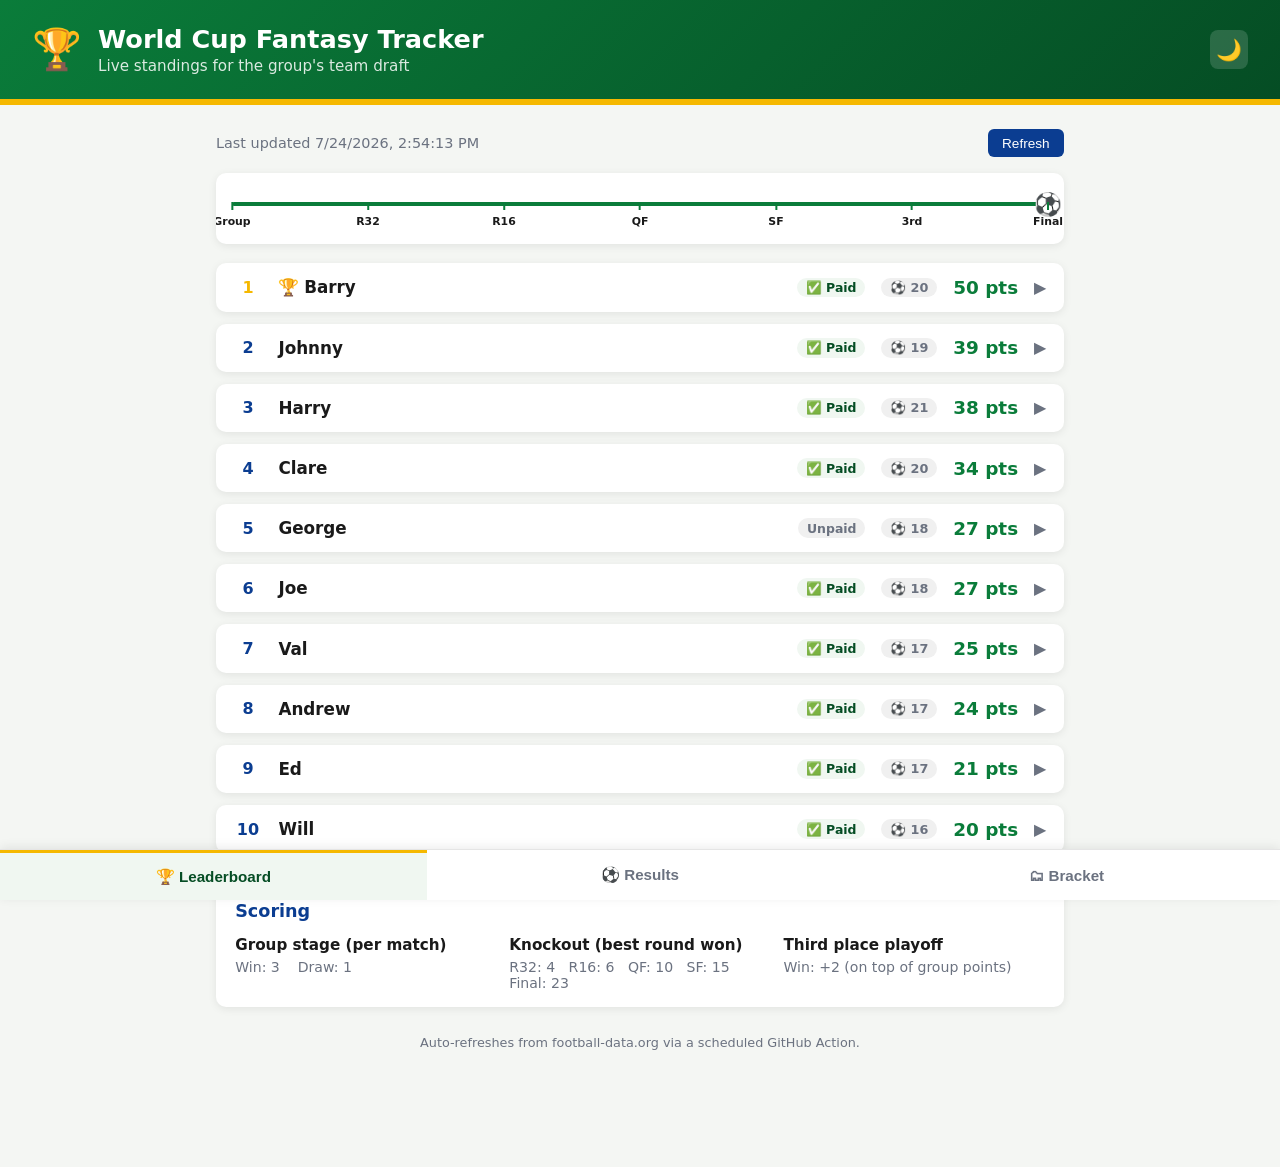
<file: index.html>
<!DOCTYPE html>
<html lang="en">
<head>
  <meta charset="UTF-8" />
  <meta name="viewport" content="width=device-width, initial-scale=1.0" />
  <title>World Cup Fantasy Tracker</title>
  <link rel="stylesheet" href="style.css" />
</head>
<body>
  <header class="site-header">
    <div class="trophy" aria-hidden="true">🏆</div>
    <div>
      <h1>World Cup Fantasy Tracker</h1>
      <p class="subtitle">Live standings for the group's team draft</p>
    </div>
    <button id="theme-toggle" type="button" aria-label="Toggle dark mode">🌙</button>
  </header>

  <main>
    <section class="status-bar">
      <span id="last-updated">Loading standings…</span>
      <button id="refresh-btn" type="button">Refresh</button>
    </section>

    <section id="timeline" class="tournament-timeline" aria-label="Tournament progress"></section>

    <section id="leaderboard-panel" class="tab-panel">
      <div id="leaderboard" aria-label="Player leaderboard"></div>

      <section class="rules">
        <h2>Scoring</h2>
        <div class="rules-grid">
          <div>
            <h3>Group stage (per match)</h3>
            <p>Win: 3 &nbsp;&nbsp; Draw: 1</p>
          </div>
          <div>
            <h3>Knockout (best round won)</h3>
            <p>R32: 4 &nbsp; R16: 6 &nbsp; QF: 10 &nbsp; SF: 15 &nbsp; Final: 23</p>
          </div>
          <div>
            <h3>Third place playoff</h3>
            <p>Win: +2 (on top of group points)</p>
          </div>
        </div>
      </section>
    </section>

    <section id="results-panel" class="tab-panel" hidden>
      <input
        type="search"
        id="results-search"
        class="results-search"
        placeholder="Filter by team…"
        aria-label="Filter match results by team"
      />
      <div id="results" aria-label="Match results"></div>
    </section>

    <section id="bracket-panel" class="tab-panel" hidden>
      <div id="bracket" aria-label="Knockout bracket"></div>
    </section>

    <footer>
      <p>Auto-refreshes from football-data.org via a scheduled GitHub Action.</p>
    </footer>
  </main>

  <nav class="tab-bar">
    <button type="button" class="tab-btn active" data-tab="leaderboard-panel">🏆 Leaderboard</button>
    <button type="button" class="tab-btn" data-tab="results-panel">⚽ Results</button>
    <button type="button" class="tab-btn" data-tab="bracket-panel">🗂 Bracket</button>
  </nav>

  <script src="app.js"></script>
</body>
</html>
</file>
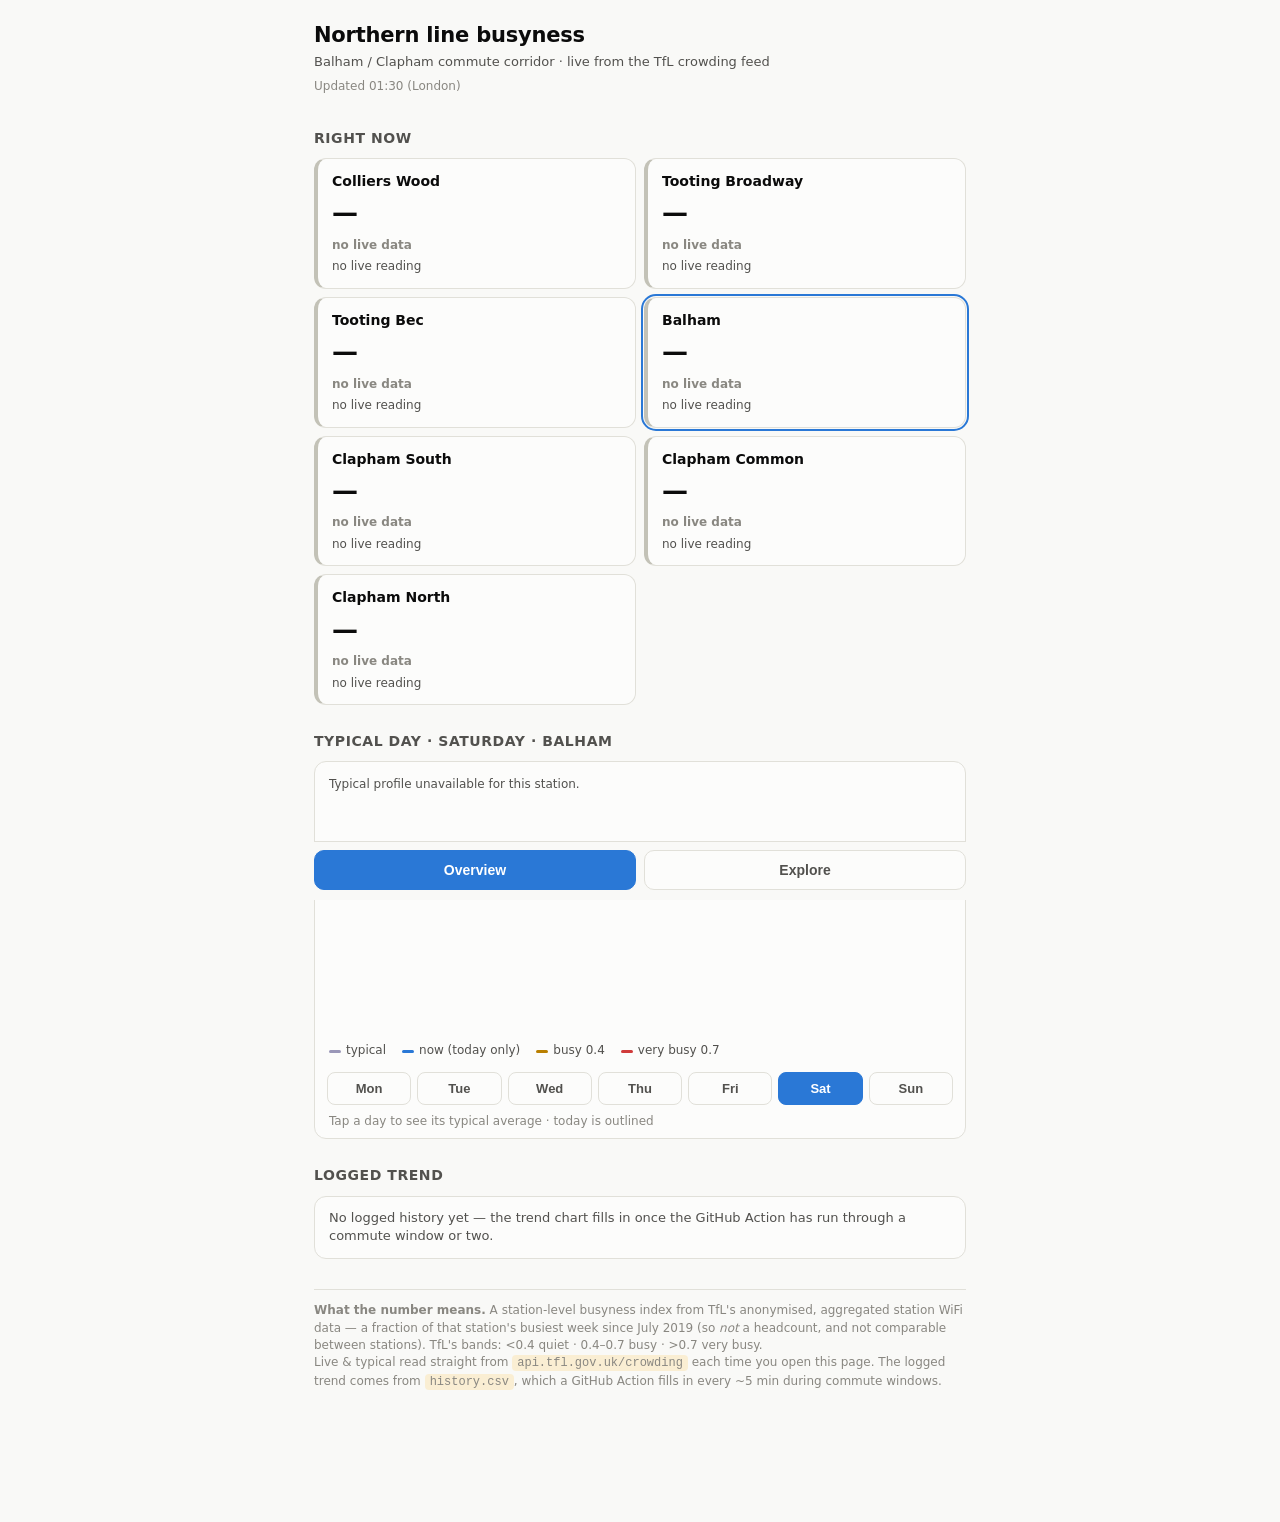
<file: crowding-tracker/dashboard.html>
<!DOCTYPE html>
<html lang="en">
<head>
  <meta charset="utf-8">
  <meta name="viewport" content="width=device-width, initial-scale=1">
  <title>Northern line busyness – Balham/Clapham corridor</title>
  <style>
    /* ── Design tokens (shared look with the dock-alerter dashboard) ── */
    :root {
      --surface: #fcfcfb;
      --page:    #f9f9f7;
      --ink-1:   #0b0b0b;
      --ink-2:   #52514e;
      --ink-m:   #898781;
      --grid:    #e1e0d9;
      --axis:    #c3c2b7;
      --line:    #2a78d6;
      --typ:     #9a97b8;
      --quiet:   #0ca30c;
      --quiet-bg: rgba(12,163,12,0.10);
      --busy:    #b97f00;
      --busy-bg: rgba(250,178,25,0.16);
      --vbusy:   #d03b3b;
      --vbusy-bg: rgba(208,59,59,0.10);
    }
    @media (prefers-color-scheme: dark) {
      :root {
        --surface: #1a1a19;
        --page:    #0d0d0d;
        --ink-1:   #ffffff;
        --ink-2:   #c3c2b7;
        --ink-m:   #898781;
        --grid:    #2c2c2a;
        --axis:    #383835;
        --line:    #3987e5;
        --typ:     #6f6c8e;
        --quiet:   #17b517;
        --busy:    #fab219;
        --vbusy:   #e5544f;
      }
    }
    *, *::before, *::after { box-sizing: border-box; margin: 0; padding: 0; }
    html { -webkit-text-size-adjust: 100%; }
    body {
      font-family: system-ui, -apple-system, "Segoe UI", sans-serif;
      font-size: 15px; line-height: 1.45;
      background: var(--page); color: var(--ink-1);
      max-width: 680px; margin: 0 auto; padding: 0 14px 48px;
    }
    header { padding: 20px 0 6px; }
    h1 { font-size: 21px; font-weight: 650; letter-spacing: -0.01em; }
    .sub { color: var(--ink-2); font-size: 13px; margin-top: 3px; }
    .updated { color: var(--ink-m); font-size: 12px; margin-top: 6px; }
    h2 { font-size: 14px; font-weight: 600; color: var(--ink-2);
         text-transform: uppercase; letter-spacing: 0.04em;
         margin: 26px 0 10px; }

    /* ── Live station tiles ─────────────────────────────────────── */
    .tiles { display: grid; grid-template-columns: 1fr 1fr; gap: 8px; }
    @media (max-width: 460px) { .tiles { grid-template-columns: 1fr; } }
    .tile {
      background: var(--surface); border: 1px solid var(--grid);
      border-radius: 12px; padding: 12px 14px; cursor: pointer;
      display: flex; flex-direction: column; gap: 4px;
      border-left-width: 4px;
    }
    .tile.sel { outline: 2px solid var(--line); outline-offset: 1px; }
    .tile .name { font-weight: 600; font-size: 14px; }
    .tile .val { font-size: 26px; font-weight: 680; letter-spacing: -0.02em; }
    .tile .band { font-size: 12px; font-weight: 600; }
    .tile .vs { font-size: 12px; color: var(--ink-2); }
    .tile.quiet  { border-left-color: var(--quiet);  }
    .tile.busy   { border-left-color: var(--busy);   }
    .tile.vbusy  { border-left-color: var(--vbusy);  }
    .tile.none   { border-left-color: var(--axis);   }
    .band.quiet  { color: var(--quiet); }
    .band.busy   { color: var(--busy); }
    .band.vbusy  { color: var(--vbusy); }
    .band.none   { color: var(--ink-m); }

    .chartwrap { background: var(--surface); border: 1px solid var(--grid);
                 border-radius: 12px; padding: 14px 12px 8px; }
    .chart-title { font-size: 14px; font-weight: 600; margin: 0 2px 4px; }
    .chart-sub { font-size: 12px; color: var(--ink-2); margin: 0 2px 8px; }
    svg { display: block; width: 100%; height: auto; overflow: visible; }
    .legend { display: flex; gap: 16px; font-size: 12px; color: var(--ink-2);
              margin: 6px 2px 0; flex-wrap: wrap; }
    .legend span { display: inline-flex; align-items: center; gap: 5px; }
    .swatch { width: 12px; height: 3px; border-radius: 2px; display: inline-block; }

    .daypicker { display: flex; gap: 6px; margin-top: 12px; flex-wrap: wrap; }
    .daybtn { flex: 1 1 0; min-width: 40px; text-align: center;
              padding: 8px 4px; border: 1px solid var(--grid);
              border-radius: 8px; background: var(--surface);
              color: var(--ink-2); font-size: 13px; font-weight: 600;
              cursor: pointer; -webkit-appearance: none; }
    .daybtn.today { border-color: var(--line); }
    .daybtn.sel { background: var(--line); color: #fff; border-color: var(--line); }
    .daypicker-hint { font-size: 12px; color: var(--ink-m); margin: 8px 2px 0; }

    /* Explore view */
    #tabbar { position: sticky; bottom: 0; z-index: 5; display: flex; gap: 8px;
              background: var(--page); border-top: 1px solid var(--grid);
              padding: 8px 0 10px; margin-top: 26px; }
    .tabbtn { flex: 1; padding: 11px; border: 1px solid var(--grid);
              border-radius: 10px; background: var(--surface); color: var(--ink-2);
              font-size: 14px; font-weight: 650; cursor: pointer; -webkit-appearance: none; }
    .tabbtn.active { background: var(--line); color: #fff; border-color: var(--line); }
    .ex-controls { display: flex; flex-direction: column; gap: 10px; margin-bottom: 12px; }
    .ex-field { font-size: 12px; color: var(--ink-2); display: flex; flex-direction: column; gap: 4px; }
    .ex-field select { font-size: 15px; padding: 9px; border: 1px solid var(--grid);
                       border-radius: 8px; background: var(--surface); color: var(--ink-1); }
    .rangepicker { display: flex; gap: 6px; flex-wrap: wrap; }
    .rangebtn { flex: 1 1 0; min-width: 60px; text-align: center; padding: 8px 4px;
                border: 1px solid var(--grid); border-radius: 8px; background: var(--surface);
                color: var(--ink-2); font-size: 12px; font-weight: 600; cursor: pointer;
                -webkit-appearance: none; }
    .rangebtn.sel { background: var(--line); color: #fff; border-color: var(--line); }
    .ex-readout { font-size: 14px; font-weight: 650; margin: 10px 2px 0;
                  min-height: 20px; color: var(--ink-1); }
    #exploreChart { touch-action: none; }
    .sumrow { display: flex; align-items: center; gap: 9px; padding: 9px 4px;
              font-size: 14px; border-bottom: 1px solid var(--grid); }
    .sumrow:last-child { border-bottom: none; }
    .sumrow .dot { width: 10px; height: 10px; border-radius: 50%; flex: 0 0 auto; }
    .dot.vbusy { background: var(--vbusy); } .dot.busy { background: var(--busy); }
    .dot.quiet { background: var(--quiet); } .dot.peak { background: var(--line); }
    .sumrow.card { background: var(--surface); border: 1px solid var(--grid);
                   border-radius: 10px; margin-bottom: 6px; border-bottom: 1px solid var(--grid); }
    .sum-none { color: var(--ink-m); }

    .note { background: var(--surface); border: 1px solid var(--grid);
            border-radius: 12px; padding: 12px 14px; font-size: 13px;
            color: var(--ink-2); }
    .err { color: var(--vbusy); }
    footer { margin-top: 30px; font-size: 12px; color: var(--ink-m);
             border-top: 1px solid var(--grid); padding-top: 12px; }
    a { color: var(--line); }
    code { background: var(--busy-bg); padding: 1px 5px; border-radius: 4px;
           font-size: 12px; }
  </style>
</head>
<body>
<header>
  <h1>Northern line busyness</h1>
  <div class="sub">Balham / Clapham commute corridor · live from the TfL crowding feed</div>
  <div class="updated" id="updated">Loading…</div>
</header>

<section id="view-overview">
<h2>Right now</h2>
<div class="tiles" id="tiles"></div>

<h2>Typical day · <span id="detailName">—</span></h2>
<div class="chartwrap">
  <div class="chart-sub" id="detailSub">Tap a station above to see its typical busyness through the day.</div>
  <svg id="profile" viewBox="0 0 640 240" role="img" aria-label="Typical busyness profile"></svg>
  <div class="legend">
    <span><span class="swatch" style="background:var(--typ)"></span>typical</span>
    <span><span class="swatch" style="background:var(--line)"></span>now (today only)</span>
    <span><span class="swatch" style="background:var(--busy)"></span>busy 0.4</span>
    <span><span class="swatch" style="background:var(--vbusy)"></span>very busy 0.7</span>
  </div>
  <div class="daypicker" id="dayPicker"></div>
  <div class="daypicker-hint">Tap a day to see its typical average · today is outlined</div>
</div>

<h2>Logged trend</h2>
<div id="trendHost"></div>

<footer>
  <p><strong>What the number means.</strong> A station-level busyness index from
  TfL's anonymised, aggregated station WiFi data — a fraction of that station's
  busiest week since July 2019 (so <em>not</em> a headcount, and not comparable
  between stations). TfL's bands: &lt;0.4 quiet · 0.4–0.7 busy · &gt;0.7 very busy.</p>
  <p>Live &amp; typical read straight from <code>api.tfl.gov.uk/crowding</code> each
  time you open this page. The logged trend comes from <code>history.csv</code>,
  which a GitHub Action fills in every ~5 min during commute windows.</p>
</footer>
</section>

<section id="view-explore" hidden>
  <h2>Explore typical profiles</h2>
  <div class="ex-controls">
    <label class="ex-field">Station
      <select id="exStation"></select>
    </label>
    <div class="daypicker" id="exDayPicker"></div>
    <div class="rangepicker" id="exRangePicker"></div>
  </div>
  <div class="chartwrap">
    <div class="chart-sub" id="exStationName">—</div>
    <svg id="exploreChart" viewBox="0 0 640 300" role="img" aria-label="Typical profile detail"></svg>
    <div class="ex-readout" id="exploreReadout">Tap or drag across the chart to read any time.</div>
    <div class="legend">
      <span><span class="swatch" style="background:var(--typ)"></span>typical</span>
      <span><span class="swatch" style="background:var(--line);opacity:0.3"></span>AM/PM peak window</span>
      <span><span class="swatch" style="background:var(--busy)"></span>busy 0.4</span>
      <span><span class="swatch" style="background:var(--vbusy)"></span>very busy 0.7</span>
    </div>
  </div>
  <h2>Busy hours</h2>
  <div id="exploreSummary"></div>
  <p class="daypicker-hint">All times Europe/London. Values are that day's typical
    average since 2019 — a per-station index, not comparable between stations.</p>
</section>

<nav id="tabbar">
  <button class="tabbtn active" data-view="overview" type="button">Overview</button>
  <button class="tabbtn" data-view="explore" type="button">Explore</button>
</nav>

<script>
"use strict";

/* ── Config (mirrors check_crowding.py) ─────────────────────────── */
const STATIONS = [
  ["940GZZLUCSD", "Colliers Wood"],
  ["940GZZLUTBY", "Tooting Broadway"],
  ["940GZZLUTBC", "Tooting Bec"],
  ["940GZZLUBLM", "Balham"],
  ["940GZZLUCPS", "Clapham South"],
  ["940GZZLUCPC", "Clapham Common"],
  ["940GZZLUCPN", "Clapham North"],
];
const CROWD = "https://api.tfl.gov.uk/crowding";
const HIST_URL = "https://raw.githubusercontent.com/hsimmonds01/Claude/main/crowding-tracker/history.csv";
const QUIET_BELOW = 0.4, BUSY_BELOW = 0.7;
const SVGNS = "http://www.w3.org/2000/svg";
const css = n => getComputedStyle(document.documentElement).getPropertyValue(n).trim();
const DOW = ["SUN","MON","TUE","WED","THU","FRI","SAT"];

function sv(tag, attrs) {
  const e = document.createElementNS(SVGNS, tag);
  if (attrs) for (const [k, v] of Object.entries(attrs)) e.setAttribute(k, v);
  return e;
}
function bandOf(p) {
  if (p == null) return "none";
  if (p < QUIET_BELOW) return "quiet";
  if (p <= BUSY_BELOW) return "busy";
  return "vbusy";
}
const bandLabel = { quiet: "quiet", busy: "busy", vbusy: "very busy", none: "no live data" };

/* London wall-clock parts for any instant (never parse locale strings). */
const LON = new Intl.DateTimeFormat("en-GB", {
  timeZone: "Europe/London", hourCycle: "h23", weekday: "short",
  hour: "2-digit", minute: "2-digit",
});
function londonNow(date) {
  const p = {};
  for (const part of LON.formatToParts(date)) p[part.type] = part.value;
  return { dow: p.weekday.toUpperCase().slice(0,3), mins: +p.hour * 60 + +p.minute };
}

/* ── State ──────────────────────────────────────────────────────── */
const live = {};     // naptan -> {p|null, available, name}
const typical = {};  // naptan -> daysOfWeek array
let selected = STATIONS[3][0];  // default: Balham
let selectedDay = londonNow(new Date()).dow;  // profile day-of-week, default today
const DAYS = [["MON","Mon"],["TUE","Tue"],["WED","Wed"],["THU","Thu"],
              ["FRI","Fri"],["SAT","Sat"],["SUN","Sun"]];
const DAY_FULL = { MON:"Monday", TUE:"Tuesday", WED:"Wednesday", THU:"Thursday",
                   FRI:"Friday", SAT:"Saturday", SUN:"Sunday" };

/* ── Fetch ──────────────────────────────────────────────────────── */
async function getJSON(url) {
  const r = await fetch(url);
  if (!r.ok) throw new Error(url.split("/crowding")[1] + " → " + r.status);
  return r.json();
}
async function loadLive() {
  await Promise.all(STATIONS.map(async ([id, name]) => {
    try {
      const d = await getJSON(`${CROWD}/${id}/Live`);
      // Treat an exact 0 as no reading: on this feed a dataAvailable:true with
      // percentageOfBaseline===0 is a sparse-coverage placeholder (Clapham
      // Common/North), not a genuine empty station. Mirrors check_crowding.py.
      const ok = d && d.dataAvailable === true
        && typeof d.percentageOfBaseline === "number" && d.percentageOfBaseline !== 0;
      live[id] = { p: ok ? d.percentageOfBaseline : null, available: !!(d && d.dataAvailable), name };
    } catch (e) {
      live[id] = { p: null, available: false, name, err: String(e.message || e) };
    }
  }));
}
async function loadTypical(id) {
  if (typical[id]) return typical[id];
  const d = await getJSON(`${CROWD}/${id}`);
  typical[id] = (d && d.daysOfWeek) || [];
  return typical[id];
}

/* Typical value for a station at a given weekday + minutes-past-midnight. */
function typicalAt(days, dow, mins) {
  const day = (days || []).find(d => (d.dayOfWeek || "").toUpperCase().startsWith(dow));
  if (!day || !day.timeBands) return null;
  for (const b of day.timeBands) {
    const [a, z] = (b.timeBand || "").split("-");
    if (!a || !z) continue;
    const s = (+a.slice(0,2)) * 60 + (+a.slice(3,5));
    const e = (+z.slice(0,2)) * 60 + (+z.slice(3,5));
    const end = e === 0 ? 24*60 : e;
    if (mins >= s && mins < end) return b.percentageOfBaseLine;
  }
  return null;
}

/* ── Render: live tiles ─────────────────────────────────────────── */
function renderTiles() {
  const host = document.getElementById("tiles");
  host.innerHTML = "";
  const now = londonNow(new Date());
  for (const [id, name] of STATIONS) {
    const L = live[id] || { p: null, available: false };
    const band = bandOf(L.p);
    const tile = document.createElement("div");
    tile.className = `tile ${band}` + (id === selected ? " sel" : "");
    tile.onclick = () => selectStation(id);

    const nm = document.createElement("div"); nm.className = "name"; nm.textContent = name;
    const val = document.createElement("div"); val.className = "val";
    val.textContent = L.p == null ? "—" : Math.round(L.p * 100) + "%";
    const bd = document.createElement("div"); bd.className = `band ${band}`;
    bd.textContent = bandLabel[band];

    const vs = document.createElement("div"); vs.className = "vs";
    const days = typical[id];
    const typ = days ? typicalAt(days, now.dow, now.mins) : null;
    if (L.p != null && typ != null) {
      const diff = Math.round((L.p - typ) * 100);
      vs.textContent = diff === 0 ? "as usual for now"
        : `${Math.abs(diff)}% ${diff > 0 ? "busier" : "quieter"} than usual`;
    } else if (!L.available) {
      vs.textContent = "no live reading";
    } else {
      vs.textContent = "";
    }
    tile.append(nm, val, bd, vs);
    host.append(tile);
  }
}

/* ── Render: typical-day profile for the selected station ───────── */
function renderProfile() {
  const [, name] = STATIONS.find(s => s[0] === selected) || [null, "—"];
  const now = londonNow(new Date());
  const dow = selectedDay;
  const fullDay = DAY_FULL[dow] || dow;
  const isToday = dow === now.dow;
  document.getElementById("detailName").textContent = `${fullDay} · ${name}`;
  const svg = document.getElementById("profile");
  svg.innerHTML = "";
  const days = typical[selected];
  const sub = document.getElementById("detailSub");
  if (!days || !days.length) { sub.textContent = "Typical profile unavailable for this station."; return; }
  const day = days.find(d => (d.dayOfWeek || "").toUpperCase().startsWith(dow));
  if (!day) { sub.textContent = `No typical profile for ${fullDay}.`; return; }
  sub.textContent = `Typical ${fullDay}, 15-min bands. `
    + `Baseline 1.0 = the station's busiest week since 2019.`;

  const W = 640, H = 240, ml = 34, mr = 8, mt = 10, mb = 22;
  const iw = W - ml - mr, ih = H - mt - mb;
  const bands = day.timeBands;
  const maxV = Math.max(0.8, ...bands.map(b => b.percentageOfBaseLine || 0)) * 1.1;
  const x = i => ml + (i / (bands.length - 1)) * iw;
  const y = v => mt + ih - (v / maxV) * ih;

  // gridlines + threshold lines at 0.4 / 0.7
  for (const [v, col] of [[0.4, css("--busy")], [0.7, css("--vbusy")]]) {
    if (v > maxV) continue;
    svg.append(sv("line", { x1: ml, y1: y(v), x2: W - mr, y2: y(v),
      stroke: col, "stroke-width": 1, "stroke-dasharray": "4 4", opacity: 0.7 }));
  }
  // y axis labels
  for (let v = 0; v <= maxV; v += 0.2) {
    svg.append(sv("line", { x1: ml, y1: y(v), x2: W - mr, y2: y(v),
      stroke: css("--grid"), "stroke-width": 1, opacity: 0.6 }));
    const t = sv("text", { x: ml - 5, y: y(v) + 3, "text-anchor": "end",
      "font-size": 10, fill: css("--ink-m") });
    t.textContent = v.toFixed(1); svg.append(t);
  }
  // x axis labels every 3h
  for (let h = 0; h <= 24; h += 3) {
    const i = Math.min(bands.length - 1, Math.round((h * 60 / (24 * 60)) * (bands.length - 1)));
    const t = sv("text", { x: x(i), y: H - 6, "text-anchor": "middle",
      "font-size": 10, fill: css("--ink-m") });
    t.textContent = String(h).padStart(2, "0"); svg.append(t);
  }
  // typical line
  const pts = bands.map((b, i) => `${x(i)},${y(b.percentageOfBaseLine || 0)}`).join(" ");
  svg.append(sv("polyline", { points: pts, fill: "none",
    stroke: css("--typ"), "stroke-width": 2 }));

  // "now" marker + live dot -- only meaningful when viewing today's profile
  if (isToday) {
    const nowI = Math.min(bands.length - 1, Math.round((now.mins / (24 * 60)) * (bands.length - 1)));
    svg.append(sv("line", { x1: x(nowI), y1: mt, x2: x(nowI), y2: mt + ih,
      stroke: css("--line"), "stroke-width": 1.5, opacity: 0.5 }));
    const L = live[selected];
    if (L && L.p != null) {
      svg.append(sv("circle", { cx: x(nowI), cy: y(L.p), r: 5,
        fill: css("--line") }));
    }
  }
}

/* Day-of-week picker under the typical-day chart. */
function renderDayPicker() {
  const host = document.getElementById("dayPicker");
  host.innerHTML = "";
  const today = londonNow(new Date()).dow;
  for (const [dow, label] of DAYS) {
    const b = document.createElement("button");
    b.className = "daybtn" + (dow === selectedDay ? " sel" : "") + (dow === today ? " today" : "");
    b.textContent = label;
    b.onclick = () => selectDay(dow);
    host.append(b);
  }
}
function selectDay(dow) {
  selectedDay = dow;
  renderDayPicker();
  renderProfile();
}

function selectStation(id) {
  selected = id;
  renderTiles();
  loadTypical(id).then(renderProfile).catch(() => renderProfile());
}

/* ── Explore view: detailed typical-profile browser ─────────────── */
let exStation = STATIONS[3][0];            // default: Balham
let exDay = londonNow(new Date()).dow;     // default: today
let exRange = "all";
let exCtx = null;                          // render context for the scrub handler
const RANGES = { all: [0, 1440], morning: [300, 720], afternoon: [660, 1080], evening: [960, 1440] };
const RANGE_ORDER = [["all", "All day"], ["morning", "Morning"], ["afternoon", "Afternoon"], ["evening", "Evening"]];

function bandStart(b) {
  const s = (b.timeBand || "").slice(0, 5);
  return (+s.slice(0, 2)) * 60 + (+s.slice(3, 5));
}
function fmtMin(m) {
  m = Math.round(m); if (m > 1440) m = 1440;
  return String(Math.floor(m / 60)).padStart(2, "0") + ":" + String(m % 60).padStart(2, "0");
}
function contiguous(bands, thr) {
  const out = []; let start = null;
  for (const b of bands) {
    const on = (b.v || 0) >= thr;
    if (on && start === null) start = b.mins;
    else if (!on && start !== null) { out.push([start, b.mins]); start = null; }
  }
  if (start !== null) out.push([start, 1440]);
  return out;
}
function labelFor(v) { return v < 0.4 ? "quiet" : v <= 0.7 ? "busy" : "very busy"; }

function populateExStation() {
  const sel = document.getElementById("exStation");
  if (sel.options.length !== STATIONS.length) {
    sel.innerHTML = "";
    for (const [id, name] of STATIONS) {
      const o = document.createElement("option"); o.value = id; o.textContent = name; sel.append(o);
    }
    sel.onchange = () => { exStation = sel.value; loadTypical(exStation).then(renderExplore).catch(renderExplore); };
  }
  sel.value = exStation;
}
function renderExChips() {
  const dh = document.getElementById("exDayPicker"); dh.innerHTML = "";
  const today = londonNow(new Date()).dow;
  for (const [dow, label] of DAYS) {
    const b = document.createElement("button");
    b.className = "daybtn" + (dow === exDay ? " sel" : "") + (dow === today ? " today" : "");
    b.textContent = label; b.onclick = () => { exDay = dow; renderExplore(); }; dh.append(b);
  }
  const rh = document.getElementById("exRangePicker"); rh.innerHTML = "";
  for (const [key, label] of RANGE_ORDER) {
    const b = document.createElement("button");
    b.className = "rangebtn" + (key === exRange ? " sel" : "");
    b.textContent = label; b.onclick = () => { exRange = key; renderExplore(); }; rh.append(b);
  }
}

function renderExplore() {
  populateExStation(); renderExChips();
  const nm = STATIONS.find(s => s[0] === exStation);
  const chart = document.getElementById("exploreChart"); chart.innerHTML = "";
  const sum = document.getElementById("exploreSummary");
  const readout = document.getElementById("exploreReadout");
  document.getElementById("exStationName").textContent =
    (nm ? nm[1] : "") + " · typical " + (DAY_FULL[exDay] || exDay);
  exCtx = null; readout.textContent = "Tap or drag across the chart to read any time.";
  const days = typical[exStation];
  if (!days || !days.length) { sum.innerHTML = '<div class="note">Typical profile unavailable for this station.</div>'; return; }
  const day = days.find(d => (d.dayOfWeek || "").toUpperCase().startsWith(exDay));
  if (!day) { sum.innerHTML = '<div class="note">No typical profile for this day.</div>'; return; }

  const all = (day.timeBands || []).map(b => ({ v: b.percentageOfBaseLine || 0, mins: bandStart(b) }));
  const [rlo, rhi] = RANGES[exRange];
  const bands = all.filter(b => b.mins >= rlo && b.mins < rhi);
  if (!bands.length) { sum.innerHTML = '<div class="note">No data in this range.</div>'; return; }

  const W = 640, H = 300, ml = 36, mr = 10, mt = 12, mb = 26, iw = W - ml - mr, ih = H - mt - mb;
  const maxV = Math.max(0.8, ...all.map(b => b.v)) * 1.1;
  const x = m => ml + ((m - rlo) / (rhi - rlo)) * iw;
  const y = v => mt + ih - (v / maxV) * ih;

  // shade AM/PM peak windows from TfL's own fields
  for (const key of ["amPeakTimeBand", "pmPeakTimeBand"]) {
    const pb = day[key]; if (!pb) continue;
    const [a, z] = pb.split("-"); if (!a || !z) continue;
    const s = (+a.slice(0, 2)) * 60 + (+a.slice(3, 5)), e = (+z.slice(0, 2)) * 60 + (+z.slice(3, 5));
    const cs = Math.max(s, rlo), ce = Math.min(e, rhi); if (ce <= cs) continue;
    chart.append(sv("rect", { x: x(cs), y: mt, width: x(ce) - x(cs), height: ih, fill: css("--line"), opacity: 0.08 }));
  }
  for (const [v, col] of [[0.4, css("--busy")], [0.7, css("--vbusy")]]) {
    if (v > maxV) continue;
    chart.append(sv("line", { x1: ml, y1: y(v), x2: W - mr, y2: y(v), stroke: col,
      "stroke-width": 1, "stroke-dasharray": "4 4", opacity: 0.75 }));
  }
  for (let v = 0; v <= maxV; v += 0.2) {
    chart.append(sv("line", { x1: ml, y1: y(v), x2: W - mr, y2: y(v), stroke: css("--grid"), "stroke-width": 1, opacity: 0.6 }));
    const t = sv("text", { x: ml - 5, y: y(v) + 3, "text-anchor": "end", "font-size": 10, fill: css("--ink-m") });
    t.textContent = v.toFixed(1); chart.append(t);
  }
  const step = (rhi - rlo) <= 480 ? 60 : 180;
  for (let m = Math.ceil(rlo / step) * step; m <= rhi; m += step) {
    chart.append(sv("line", { x1: x(m), y1: mt, x2: x(m), y2: mt + ih, stroke: css("--grid"), "stroke-width": 1, opacity: 0.4 }));
    const t = sv("text", { x: x(m), y: H - 8, "text-anchor": "middle", "font-size": 10, fill: css("--ink-m") });
    t.textContent = fmtMin(m); chart.append(t);
  }
  chart.append(sv("polyline", { points: bands.map(b => `${x(b.mins)},${y(b.v)}`).join(" "),
    fill: "none", stroke: css("--typ"), "stroke-width": 2 }));

  const cur = sv("g", {}); cur.style.display = "none";
  const cline = sv("line", { stroke: css("--line"), "stroke-width": 1.5, opacity: 0.6 });
  const cdot = sv("circle", { r: 5, fill: css("--line") });
  cur.append(cline, cdot); chart.append(cur);
  exCtx = { bands, x, y, ml, mt, ih, cline, cdot, cur, readout, chart };

  // Busy-hours summary (computed over the FULL day regardless of zoom)
  const busiest = all.reduce((a, b) => b.v > a.v ? b : a, all[0]);
  const daytime = all.filter(b => b.mins >= 360 && b.mins <= 1320);
  const quietest = daytime.reduce((a, b) => b.v < a.v ? b : a, daytime[0]);
  const rlist = rs => rs.length ? rs.map(([s, e]) => `${fmtMin(s)}–${fmtMin(e)}`).join(", ") : '<span class="sum-none">none</span>';
  sum.innerHTML =
    `<div class="sumrow card"><span class="dot peak"></span><b>Busiest</b>: ${fmtMin(busiest.mins)}–${fmtMin(busiest.mins + 15)} · ${(busiest.v * 100).toFixed(0)}%</div>` +
    `<div class="sumrow"><span class="dot vbusy"></span><b>Very busy</b> (&gt;70%): ${rlist(contiguous(all, 0.7))}</div>` +
    `<div class="sumrow"><span class="dot busy"></span><b>Busy or worse</b> (&gt;40%): ${rlist(contiguous(all, 0.4))}</div>` +
    `<div class="sumrow"><span class="dot quiet"></span><b>Quietest daytime</b>: ${fmtMin(quietest.mins)}–${fmtMin(quietest.mins + 15)} · ${(quietest.v * 100).toFixed(0)}%</div>` +
    `<div class="sumrow"><span class="dot" style="background:var(--ink-m)"></span>TfL peak windows: AM ${day.amPeakTimeBand || "—"} · PM ${day.pmPeakTimeBand || "—"}</div>`;
}

function exScrub(ev) {
  if (!exCtx) return;
  const { bands, x, y, ml, mt, ih, cline, cdot, cur, readout, chart } = exCtx;
  const rect = chart.getBoundingClientRect();
  const ratio = 640 / rect.width;
  const clientX = ev.touches ? ev.touches[0].clientX : ev.clientX;
  const sx = (clientX - rect.left) * ratio;
  let best = bands[0], bd = Infinity;
  for (const b of bands) { const d = Math.abs(x(b.mins) - sx); if (d < bd) { bd = d; best = b; } }
  cur.style.display = "";
  cline.setAttribute("x1", x(best.mins)); cline.setAttribute("x2", x(best.mins));
  cline.setAttribute("y1", mt); cline.setAttribute("y2", mt + ih);
  cdot.setAttribute("cx", x(best.mins)); cdot.setAttribute("cy", y(best.v));
  readout.textContent = `${fmtMin(best.mins)}–${fmtMin(best.mins + 15)} · ${(best.v * 100).toFixed(0)}% · ${labelFor(best.v)}`;
  if (ev.cancelable) ev.preventDefault();
}
function initExplore() {
  const chart = document.getElementById("exploreChart");
  chart.addEventListener("pointerdown", exScrub);
  chart.addEventListener("pointermove", ev => { if (ev.pointerType !== "mouse" || ev.buttons) exScrub(ev); });
  chart.addEventListener("mousemove", exScrub);
  for (const b of document.querySelectorAll("#tabbar .tabbtn")) {
    b.onclick = () => showView(b.dataset.view);
  }
}
function showView(name) {
  document.getElementById("view-overview").hidden = name !== "overview";
  document.getElementById("view-explore").hidden = name !== "explore";
  for (const b of document.querySelectorAll("#tabbar .tabbtn")) b.classList.toggle("active", b.dataset.view === name);
  if (name === "explore") loadTypical(exStation).then(renderExplore).catch(renderExplore);
  window.scrollTo(0, 0);
}

/* ── Render: logged trend from history.csv ──────────────────────── */
function parseCSV(text) {
  const lines = text.trim().split(/\r?\n/);
  const head = lines.shift().split(",");
  return lines.map(line => {
    // history.csv has no embedded commas in our columns, simple split is safe
    const cells = line.split(",");
    const row = {};
    head.forEach((h, i) => row[h] = cells[i]);
    return row;
  });
}
async function loadTrend() {
  const host = document.getElementById("trendHost");
  let rows;
  try {
    const r = await fetch(HIST_URL, { cache: "no-store" });
    if (!r.ok) throw new Error(r.status);
    rows = parseCSV(await r.text());
  } catch (e) {
    host.innerHTML = `<div class="note">No logged history yet — the trend chart fills
      in once the GitHub Action has run through a commute window or two.</div>`;
    return;
  }
  const forStation = rows.filter(r => r.naptan === selected && r.percentage_of_baseline !== "");
  if (!forStation.length) {
    host.innerHTML = `<div class="note">No readings logged for
      <strong>${(STATIONS.find(s=>s[0]===selected)||[])[1]||""}</strong> yet
      (${rows.length} total rows). Check back after a commute window.</div>`;
    return;
  }
  // Show the most recent ~3 days of this station's logged points, by local time-of-day.
  const recent = forStation.slice(-300);
  const W = 640, H = 200, ml = 34, mr = 8, mt = 10, mb = 22;
  const iw = W - ml - mr, ih = H - mt - mb;
  const xs = recent.map(r => {
    const hm = (r.timestamp_local || "").slice(11, 16);
    return (+hm.slice(0,2)) * 60 + (+hm.slice(3,5));
  });
  const ys = recent.map(r => +r.percentage_of_baseline);
  const maxV = Math.max(0.8, ...ys) * 1.1;
  const x = m => ml + (m / (24*60)) * iw;
  const y = v => mt + ih - (v / maxV) * ih;
  const svg = sv("svg", { viewBox: `0 0 ${W} ${H}` });
  for (const [v, col] of [[0.4, css("--busy")], [0.7, css("--vbusy")]]) {
    svg.append(sv("line", { x1: ml, y1: y(v), x2: W-mr, y2: y(v),
      stroke: col, "stroke-width": 1, "stroke-dasharray": "4 4", opacity: 0.7 }));
  }
  for (let h = 0; h <= 24; h += 3) {
    const t = sv("text", { x: x(h*60), y: H-6, "text-anchor": "middle",
      "font-size": 10, fill: css("--ink-m") });
    t.textContent = String(h).padStart(2,"0"); svg.append(t);
  }
  recent.forEach((r, i) => {
    svg.append(sv("circle", { cx: x(xs[i]), cy: y(ys[i]), r: 2.5,
      fill: css("--line"), opacity: 0.55 }));
  });
  const wrap = document.createElement("div");
  wrap.className = "chartwrap";
  const cap = document.createElement("div");
  cap.className = "chart-sub";
  cap.textContent = `${forStation.length} logged readings · busyness by time of day (most recent ${recent.length})`;
  wrap.append(cap, svg);
  host.innerHTML = "";
  host.append(wrap);
}

/* ── Boot ───────────────────────────────────────────────────────── */
async function boot() {
  const upd = document.getElementById("updated");
  initExplore();
  try {
    await loadLive();
    await loadTypical(selected).catch(() => {});
    // warm typical for all tiles' "vs usual" (best-effort, parallel)
    Promise.all(STATIONS.map(s => loadTypical(s[0]).catch(() => {}))).then(renderTiles);
    renderTiles();
    renderDayPicker();
    renderProfile();
    loadTrend();
    upd.textContent = "Updated " + new Date().toLocaleTimeString("en-GB",
      { hour: "2-digit", minute: "2-digit", timeZone: "Europe/London" }) + " (London)";
  } catch (e) {
    upd.innerHTML = `<span class="err">Couldn't load live data: ${e.message}. `
      + `TfL may be rate-limiting — refresh in a moment.</span>`;
  }
}
boot();
</script>
</body>
</html>
</file>
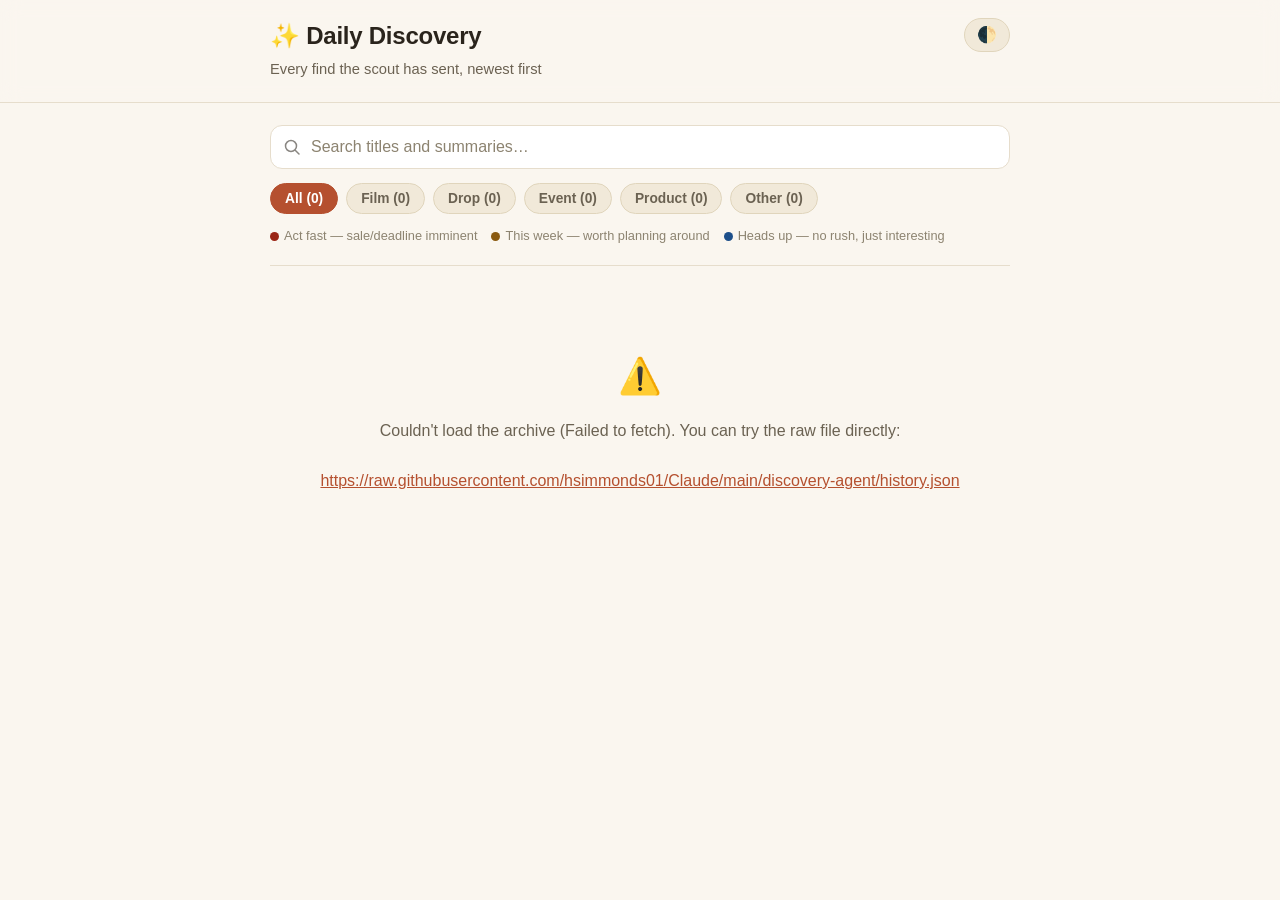
<file: discovery-agent/dashboard.html>
<!doctype html>
<html lang="en">
<head>
<meta charset="utf-8">
<meta name="viewport" content="width=device-width, initial-scale=1">
<title>Daily Discovery — Archive</title>
<style>
  :root {
    --bg: #faf6ef;
    --bg-elevated: #ffffff;
    --border: #e6ddcc;
    --shadow: 0 1px 2px rgba(60, 45, 25, 0.05), 0 4px 14px rgba(60, 45, 25, 0.06);
    --text: #2a241c;
    --text-dim: #6b6252;
    --text-faint: #8c8370;
    --accent: #b5502f;
    --accent-text: #ffffff;
    --pill-bg: #f1e9d9;
    --pill-border: #e0d5bc;
    --chip-bg: #efe7d6;
    --header-bg: rgba(250, 246, 239, 0.82);
    --act-fast-fg: #9a2515;
    --act-fast-bg: #fbe2da;
    --act-fast-border: #eec3b4;
    --this-week-fg: #8a5a10;
    --this-week-bg: #faedd2;
    --this-week-border: #edd9a4;
    --heads-up-fg: #1d4f8a;
    --heads-up-bg: #dfeaf7;
    --heads-up-border: #bcd6ee;
    --focus-ring: #b5502f;
  }
  :root[data-theme="dark"] {
    --bg: #1c1a17;
    --bg-elevated: #262320;
    --border: #3a352d;
    --shadow: 0 1px 2px rgba(0, 0, 0, 0.3), 0 4px 16px rgba(0, 0, 0, 0.35);
    --text: #ede7db;
    --text-dim: #b3a996;
    --text-faint: #8f8672;
    --accent: #e08159;
    --accent-text: #241209;
    --pill-bg: #2e2a24;
    --pill-border: #423c31;
    --chip-bg: #322d25;
    --header-bg: rgba(28, 26, 23, 0.82);
    --act-fast-fg: #ffb4a1;
    --act-fast-bg: #3d2019;
    --act-fast-border: #5c2e22;
    --this-week-fg: #f2cd82;
    --this-week-bg: #3a2f16;
    --this-week-border: #59481f;
    --heads-up-fg: #a9cdf2;
    --heads-up-bg: #182a3d;
    --heads-up-border: #234164;
    --focus-ring: #e08159;
  }
  @media (prefers-color-scheme: dark) {
    :root:not([data-theme="light"]) {
      --bg: #1c1a17;
      --bg-elevated: #262320;
      --border: #3a352d;
      --shadow: 0 1px 2px rgba(0, 0, 0, 0.3), 0 4px 16px rgba(0, 0, 0, 0.35);
      --text: #ede7db;
      --text-dim: #b3a996;
      --text-faint: #8f8672;
      --accent: #e08159;
      --accent-text: #241209;
      --pill-bg: #2e2a24;
      --pill-border: #423c31;
      --chip-bg: #322d25;
      --header-bg: rgba(28, 26, 23, 0.82);
      --act-fast-fg: #ffb4a1;
      --act-fast-bg: #3d2019;
      --act-fast-border: #5c2e22;
      --this-week-fg: #f2cd82;
      --this-week-bg: #3a2f16;
      --this-week-border: #59481f;
      --heads-up-fg: #a9cdf2;
      --heads-up-bg: #182a3d;
      --heads-up-border: #234164;
      --focus-ring: #e08159;
    }
  }

  * { box-sizing: border-box; }
  html, body {
    margin: 0;
    padding: 0;
    background: var(--bg);
    color: var(--text);
    max-width: 100%;
    overflow-x: hidden;
  }
  body {
    font-family: -apple-system, BlinkMacSystemFont, "Segoe UI", Roboto, Helvetica, Arial, sans-serif;
    line-height: 1.5;
    -webkit-font-smoothing: antialiased;
  }
  a { color: var(--accent); }

  .wrap {
    max-width: 780px;
    margin: 0 auto;
    padding: 0 20px 64px;
  }

  header.site {
    position: sticky;
    top: 0;
    z-index: 10;
    background: var(--header-bg);
    backdrop-filter: blur(10px);
    -webkit-backdrop-filter: blur(10px);
    border-bottom: 1px solid var(--border);
  }
  header.site .inner {
    max-width: 780px;
    margin: 0 auto;
    padding: 18px 20px 16px;
    display: flex;
    align-items: flex-start;
    justify-content: space-between;
    gap: 12px;
  }
  header.site h1 {
    margin: 0;
    font-size: 1.5rem;
    letter-spacing: -0.01em;
  }
  header.site p.subtitle {
    margin: 4px 0 0;
    color: var(--text-dim);
    font-size: 0.92rem;
  }
  header.site p.counts {
    margin: 6px 0 0;
    color: var(--text-faint);
    font-size: 0.85rem;
    font-variant-numeric: tabular-nums;
  }

  #theme-toggle {
    flex-shrink: 0;
    border: 1px solid var(--pill-border);
    background: var(--pill-bg);
    color: var(--text);
    border-radius: 999px;
    padding: 8px 12px;
    font-size: 1rem;
    cursor: pointer;
    line-height: 1;
  }
  #theme-toggle:hover { background: var(--chip-bg); }

  button:focus-visible,
  a:focus-visible,
  input:focus-visible {
    outline: 2px solid var(--focus-ring);
    outline-offset: 2px;
  }

  .controls {
    margin-top: 22px;
  }

  .search-box {
    position: relative;
    margin-bottom: 14px;
  }
  .search-box svg {
    position: absolute;
    left: 14px;
    top: 50%;
    transform: translateY(-50%);
    opacity: 0.55;
    pointer-events: none;
  }
  #search {
    width: 100%;
    font-size: 1rem;
    padding: 12px 14px 12px 40px;
    border-radius: 12px;
    border: 1px solid var(--border);
    background: var(--bg-elevated);
    color: var(--text);
    font-family: inherit;
  }
  #search::placeholder { color: var(--text-faint); }

  .pills {
    display: flex;
    flex-wrap: wrap;
    gap: 8px;
    margin-bottom: 12px;
  }
  .pill {
    font-family: inherit;
    font-size: 0.86rem;
    font-weight: 600;
    border: 1px solid var(--pill-border);
    background: var(--pill-bg);
    color: var(--text-dim);
    border-radius: 999px;
    padding: 7px 14px;
    cursor: pointer;
    transition: background 0.15s ease, color 0.15s ease, border-color 0.15s ease, transform 0.1s ease;
    white-space: nowrap;
  }
  .pill:hover { background: var(--chip-bg); color: var(--text); }
  .pill:active { transform: scale(0.97); }
  .pill[aria-pressed="true"] {
    background: var(--accent);
    border-color: var(--accent);
    color: var(--accent-text);
  }

  .legend {
    display: flex;
    flex-wrap: wrap;
    gap: 14px;
    font-size: 0.8rem;
    color: var(--text-faint);
    margin: 4px 0 24px;
    padding-bottom: 20px;
    border-bottom: 1px solid var(--border);
  }
  .legend .dot {
    display: inline-block;
    width: 9px;
    height: 9px;
    border-radius: 50%;
    margin-right: 5px;
    vertical-align: middle;
  }
  .legend .dot.act-fast { background: var(--act-fast-fg); }
  .legend .dot.this-week { background: var(--this-week-fg); }
  .legend .dot.heads-up { background: var(--heads-up-fg); }

  .day-group { margin-top: 30px; }
  .day-group:first-of-type { margin-top: 8px; }
  .day-heading {
    font-size: 1.05rem;
    font-weight: 700;
    margin: 0 0 14px;
    display: flex;
    align-items: baseline;
    gap: 8px;
    flex-wrap: wrap;
  }
  .day-heading .count {
    font-weight: 500;
    font-size: 0.82rem;
    color: var(--text-faint);
  }

  .cards { display: flex; flex-direction: column; gap: 14px; }

  .card {
    background: var(--bg-elevated);
    border: 1px solid var(--border);
    border-radius: 14px;
    padding: 16px 18px;
    box-shadow: var(--shadow);
    transition: transform 0.15s ease, box-shadow 0.15s ease;
  }
  .card:hover {
    transform: translateY(-1px);
    box-shadow: 0 2px 4px rgba(60, 45, 25, 0.08), 0 8px 22px rgba(60, 45, 25, 0.1);
  }
  :root[data-theme="dark"] .card:hover {
    box-shadow: 0 2px 4px rgba(0, 0, 0, 0.35), 0 8px 22px rgba(0, 0, 0, 0.4);
  }
  @media (prefers-color-scheme: dark) {
    :root:not([data-theme="light"]) .card:hover {
      box-shadow: 0 2px 4px rgba(0, 0, 0, 0.35), 0 8px 22px rgba(0, 0, 0, 0.4);
    }
  }

  .card-top {
    display: flex;
    align-items: center;
    gap: 8px;
    flex-wrap: wrap;
    margin-bottom: 10px;
  }

  .badge {
    font-size: 0.68rem;
    font-weight: 700;
    letter-spacing: 0.04em;
    text-transform: uppercase;
    border-radius: 999px;
    padding: 3px 10px;
    border: 1px solid transparent;
  }
  .badge.act-fast { color: var(--act-fast-fg); background: var(--act-fast-bg); border-color: var(--act-fast-border); }
  .badge.this-week { color: var(--this-week-fg); background: var(--this-week-bg); border-color: var(--this-week-border); }
  .badge.heads-up { color: var(--heads-up-fg); background: var(--heads-up-bg); border-color: var(--heads-up-border); }

  .chip {
    font-size: 0.68rem;
    font-weight: 600;
    letter-spacing: 0.03em;
    text-transform: uppercase;
    color: var(--text-dim);
    background: var(--chip-bg);
    border-radius: 999px;
    padding: 3px 10px;
  }

  .card h3 {
    margin: 0 0 6px;
    font-size: 1.08rem;
    line-height: 1.3;
  }
  .card p.summary {
    margin: 0 0 8px;
    color: var(--text-dim);
    font-size: 0.94rem;
  }
  .card p.date-info {
    margin: 0 0 8px;
    font-size: 0.86rem;
    color: var(--text-faint);
  }
  .card a.open-link {
    font-size: 0.88rem;
    font-weight: 600;
    text-decoration: none;
  }
  .card a.open-link:hover { text-decoration: underline; }
  .card .link-note {
    font-size: 0.72rem;
    opacity: 0.6;
    margin-left: 0.5rem;
  }

  .empty-state, .error-state {
    text-align: center;
    padding: 60px 20px;
    color: var(--text-dim);
  }
  .empty-state .glyph, .error-state .glyph {
    font-size: 2.2rem;
    margin-bottom: 10px;
  }
  .error-state a {
    display: inline-block;
    margin-top: 10px;
    word-break: break-all;
  }
  .loading {
    text-align: center;
    padding: 60px 20px;
    color: var(--text-faint);
  }

  @media (max-width: 480px) {
    .wrap { padding: 0 14px 48px; }
    header.site .inner { padding: 14px 14px 14px; flex-direction: column; }
    #theme-toggle { align-self: flex-end; margin-top: -34px; }
    header.site h1 { font-size: 1.3rem; }
    .card { padding: 14px; }
  }
</style>
</head>
<body>
<header class="site">
  <div class="inner">
    <div>
      <h1>✨ Daily Discovery</h1>
      <p class="subtitle">Every find the scout has sent, newest first</p>
      <p class="counts" id="counts"></p>
    </div>
    <button id="theme-toggle" type="button" aria-label="Toggle light/dark theme">🌓</button>
  </div>
</header>

<div class="wrap">
  <div class="controls">
    <div class="search-box">
      <svg width="16" height="16" viewBox="0 0 16 16" fill="none" aria-hidden="true">
        <circle cx="7" cy="7" r="5.5" stroke="currentColor" stroke-width="1.5"/>
        <line x1="11.2" y1="11.2" x2="15" y2="15" stroke="currentColor" stroke-width="1.5" stroke-linecap="round"/>
      </svg>
      <input id="search" type="text" placeholder="Search titles and summaries…" aria-label="Search finds">
    </div>
    <div class="pills" id="pills" role="group" aria-label="Filter by category"></div>
    <div class="legend">
      <span><span class="dot act-fast"></span>Act fast — sale/deadline imminent</span>
      <span><span class="dot this-week"></span>This week — worth planning around</span>
      <span><span class="dot heads-up"></span>Heads up — no rush, just interesting</span>
    </div>
  </div>

  <main id="main">
    <div class="loading" id="loading">Loading the archive…</div>
  </main>
</div>

<script>
(function () {
  "use strict";

  var HISTORY_URL = "https://raw.githubusercontent.com/hsimmonds01/Claude/main/discovery-agent/history.json";

  var CATEGORIES = [
    { key: "all", label: "All" },
    { key: "film", label: "Film" },
    { key: "drop", label: "Drop" },
    { key: "event", label: "Event" },
    { key: "product", label: "Product" },
    { key: "other", label: "Other" }
  ];

  var URGENCY_LABEL = {
    "act-fast": "ACT FAST",
    "this-week": "THIS WEEK",
    "heads-up": "HEADS UP"
  };

  var state = {
    digests: [],
    query: "",
    category: "all"
  };

  var mainEl = document.getElementById("main");
  var countsEl = document.getElementById("counts");
  var pillsEl = document.getElementById("pills");
  var searchEl = document.getElementById("search");

  // ---- theme ----
  (function initTheme() {
    var saved = null;
    try { saved = localStorage.getItem("dd-theme"); } catch (e) {}
    if (saved === "dark" || saved === "light") {
      document.documentElement.setAttribute("data-theme", saved);
    }
    document.getElementById("theme-toggle").addEventListener("click", function () {
      var current = document.documentElement.getAttribute("data-theme");
      var isDark;
      if (current) {
        isDark = current === "dark";
      } else {
        isDark = window.matchMedia && window.matchMedia("(prefers-color-scheme: dark)").matches;
      }
      var next = isDark ? "light" : "dark";
      document.documentElement.setAttribute("data-theme", next);
      try { localStorage.setItem("dd-theme", next); } catch (e) {}
    });
  })();

  function escapeHtml(str) {
    return String(str == null ? "" : str).replace(/[&<>"']/g, function (c) {
      return ({ "&": "&amp;", "<": "&lt;", ">": "&gt;", '"': "&quot;", "'": "&#39;" })[c];
    });
  }

  function normCategory(cat) {
    var c = (cat || "").toString().trim().toLowerCase();
    var known = ["film", "drop", "event", "product"];
    return known.indexOf(c) !== -1 ? c : "other";
  }

  function normUrgency(u) {
    var v = (u || "").toString().trim().toLowerCase();
    return URGENCY_LABEL[v] ? v : null;
  }

  function parseDateHeading(dateStr) {
    // dateStr expected "YYYY-MM-DD"; tolerate weirdness.
    var m = /^(\d{4})-(\d{2})-(\d{2})$/.exec((dateStr || "").trim());
    if (!m) return dateStr || "Unknown date";
    var d = new Date(Date.UTC(+m[1], +m[2] - 1, +m[3]));
    if (isNaN(d.getTime())) return dateStr;
    var days = ["Sunday", "Monday", "Tuesday", "Wednesday", "Thursday", "Friday", "Saturday"];
    var months = ["January", "February", "March", "April", "May", "June", "July", "August", "September", "October", "November", "December"];
    return days[d.getUTCDay()] + " " + d.getUTCDate() + " " + months[d.getUTCMonth()] + " " + d.getUTCFullYear();
  }

  function buildPills(counts, total) {
    pillsEl.innerHTML = "";
    CATEGORIES.forEach(function (cat) {
      var n = cat.key === "all" ? total : (counts[cat.key] || 0);
      var btn = document.createElement("button");
      btn.type = "button";
      btn.className = "pill";
      btn.setAttribute("aria-pressed", state.category === cat.key ? "true" : "false");
      btn.textContent = cat.label + " (" + n + ")";
      btn.addEventListener("click", function () {
        state.category = cat.key;
        render();
      });
      pillsEl.appendChild(btn);
    });
  }

  function itemMatches(item) {
    if (state.category !== "all" && normCategory(item.category) !== state.category) return false;
    if (state.query) {
      var q = state.query;
      var hay = ((item.title || "") + " " + (item.summary || "")).toLowerCase();
      if (hay.indexOf(q) === -1) return false;
    }
    return true;
  }

  function renderCard(item) {
    var urgency = normUrgency(item.urgency);
    var category = normCategory(item.category);
    var catLabelMap = { film: "Film", drop: "Drop", event: "Event", product: "Product", other: "Other" };

    var html = '<div class="card-top">';
    if (urgency) {
      html += '<span class="badge ' + urgency + '">' + URGENCY_LABEL[urgency] + '</span>';
    }
    html += '<span class="chip">' + catLabelMap[category] + '</span>';
    html += '</div>';

    html += '<h3>' + escapeHtml(item.title || "Untitled") + '</h3>';

    if (item.summary) {
      html += '<p class="summary">' + escapeHtml(item.summary) + '</p>';
    }
    if (item.date_info) {
      html += '<p class="date-info">📅 ' + escapeHtml(item.date_info) + '</p>';
    }
    // link_status is set by discover.py's provenance check. "search" means the
    // model's URL couldn't be traced to a page we actually saw, so it was
    // swapped for a search link -- say so rather than calling it the source.
    // Older archived items predate the field and carry no status.
    var url = String(item.url || "");
    if (/^https?:\/\//i.test(url)) {
      var isSearch = item.link_status === "search";
      html += '<a class="open-link" href="' + escapeHtml(url) + '" target="_blank" rel="noopener">'
            + (isSearch ? "Search for this →" : "Open link →") + "</a>";
      if (isSearch) {
        html += '<span class="link-note">source link unverified</span>';
      }
    }

    var card = document.createElement("article");
    card.className = "card";
    card.innerHTML = html;
    return card;
  }

  function render() {
    // Category counts computed across ALL items (unaffected by search),
    // per spec: pills show per-category counts.
    var catCounts = { film: 0, drop: 0, event: 0, product: 0, other: 0 };
    var totalItems = 0;
    state.digests.forEach(function (d) {
      (d.items || []).forEach(function (item) {
        catCounts[normCategory(item.category)]++;
        totalItems++;
      });
    });

    buildPills(catCounts, totalItems);
    countsEl.textContent = totalItems + " find" + (totalItems === 1 ? "" : "s") +
      " across " + state.digests.length + " day" + (state.digests.length === 1 ? "" : "s");

    mainEl.innerHTML = "";

    if (state.digests.length === 0) {
      var empty = document.createElement("div");
      empty.className = "empty-state";
      empty.innerHTML = '<div class="glyph">🔭</div><p>No finds archived yet — the first digest will appear here.</p>';
      mainEl.appendChild(empty);
      return;
    }

    var anyRendered = false;

    state.digests.forEach(function (digest) {
      var items = (digest.items || []).filter(itemMatches);
      if (items.length === 0) return;
      anyRendered = true;

      var group = document.createElement("section");
      group.className = "day-group";

      var heading = document.createElement("h2");
      heading.className = "day-heading";
      heading.innerHTML = '<span>' + escapeHtml(parseDateHeading(digest.date)) + '</span>' +
        '<span class="count">' + items.length + ' find' + (items.length === 1 ? "" : "s") + '</span>';
      group.appendChild(heading);

      var cardsWrap = document.createElement("div");
      cardsWrap.className = "cards";
      items.forEach(function (item) {
        cardsWrap.appendChild(renderCard(item));
      });
      group.appendChild(cardsWrap);

      mainEl.appendChild(group);
    });

    if (!anyRendered) {
      var noMatch = document.createElement("div");
      noMatch.className = "empty-state";
      noMatch.innerHTML = '<div class="glyph">🔍</div><p>Nothing matches your search or filter. Try clearing them.</p>';
      mainEl.appendChild(noMatch);
    }
  }

  searchEl.addEventListener("input", function () {
    state.query = searchEl.value.trim().toLowerCase();
    render();
  });

  function showError(message, rawUrl) {
    mainEl.innerHTML = "";
    var err = document.createElement("div");
    err.className = "error-state";
    err.innerHTML = '<div class="glyph">⚠️</div><p>' + escapeHtml(message) + '</p>' +
      '<a href="' + escapeHtml(rawUrl) + '" target="_blank" rel="noopener">' + escapeHtml(rawUrl) + '</a>';
    mainEl.appendChild(err);
    countsEl.textContent = "";
    buildPills({}, 0);
  }

  function sortDigests(digests) {
    return digests.slice().sort(function (a, b) {
      var da = (a && a.date) || "";
      var db = (b && b.date) || "";
      if (da < db) return 1;
      if (da > db) return -1;
      return 0;
    });
  }

  fetch(HISTORY_URL, { cache: "no-store" })
    .then(function (res) {
      if (!res.ok) throw new Error("Server responded with " + res.status);
      return res.json();
    })
    .then(function (data) {
      var digests = (data && Array.isArray(data.digests)) ? data.digests : [];
      state.digests = sortDigests(digests);
      render();
    })
    .catch(function (err) {
      showError(
        "Couldn't load the archive (" + (err && err.message ? err.message : "unknown error") + "). You can try the raw file directly:",
        HISTORY_URL
      );
    });
})();
</script>
</body>
</html>
</file>
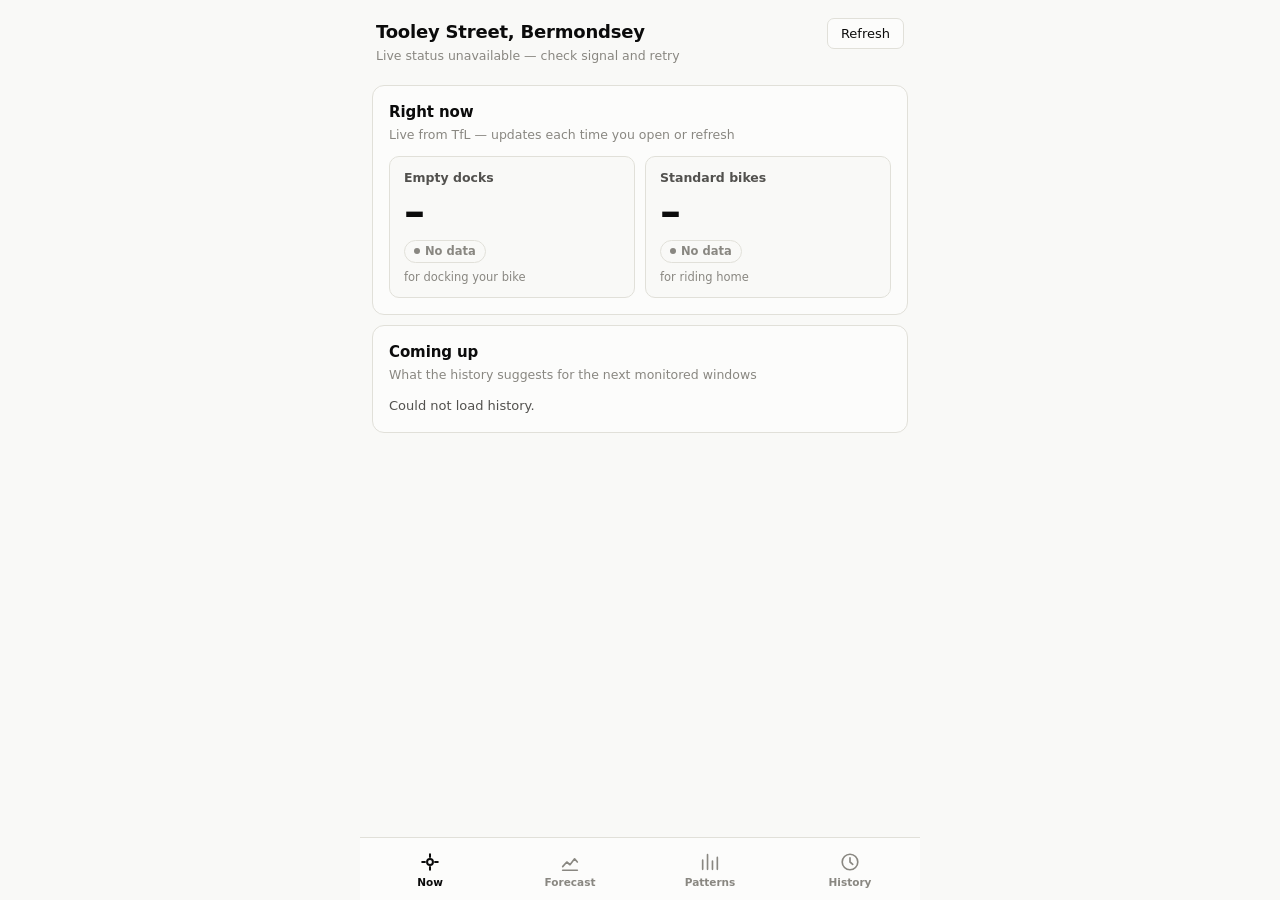
<file: dock-alerter/dashboard.html>
<!DOCTYPE html>
<html lang="en">
<head>
  <meta charset="utf-8">
  <meta name="viewport" content="width=device-width, initial-scale=1, viewport-fit=cover">
  <!-- Defence-in-depth: this page builds all DOM via textContent (never
       innerHTML), and this CSP additionally pins where it may connect. -->
  <meta http-equiv="Content-Security-Policy" content="default-src 'none'; script-src 'unsafe-inline'; style-src 'unsafe-inline'; connect-src https://api.tfl.gov.uk https://raw.githubusercontent.com; base-uri 'none'; form-action 'none'">
  <meta name="referrer" content="no-referrer">
  <meta name="color-scheme" content="light dark">
  <title>Tooley Street – Dock Alerter</title>
  <style>
    /* ── Design tokens ─────────────────────────────────────────── */
    :root {
      color-scheme: light;
      --surface: #fcfcfb;
      --page:    #f9f9f7;
      --ink-1:   #0b0b0b;
      --ink-2:   #52514e;
      --ink-m:   #898781;
      --grid:    #e1e0d9;
      --axis:    #c3c2b7;
      --border:  rgba(11,11,11,0.10);
      --docks:   #2a78d6;
      --bikes:   #1baf7a;
      --good:      #0ca30c;
      --good-ink:  #006300;
      --good-bg:   rgba(12,163,12,0.10);
      --warn:      #fab219;
      --warn-ink:  #8a5f00;
      --warn-bg:   rgba(250,178,25,0.16);
      --bad:       #d03b3b;
      --bad-ink:   #b02f2f;
      --bad-bg:    rgba(208,59,59,0.10);
      --nav-h: 62px;
    }
    @media (prefers-color-scheme: dark) {
      :root {
        color-scheme: dark;
        --surface: #1a1a19;
        --page:    #0d0d0d;
        --ink-1:   #ffffff;
        --ink-2:   #c3c2b7;
        --ink-m:   #898781;
        --grid:    #2c2c2a;
        --axis:    #383835;
        --border:  rgba(255,255,255,0.10);
        --docks:   #3987e5;
        --bikes:   #199e70;
        --good-ink: #0ca30c;
        --warn-ink: #fab219;
        --bad-ink:  #e66767;
      }
    }

    *, *::before, *::after { box-sizing: border-box; margin: 0; padding: 0; }
    html { -webkit-text-size-adjust: 100%; }
    body {
      font-family: system-ui, -apple-system, "Segoe UI", sans-serif;
      font-size: 15px;
      line-height: 1.45;
      background: var(--page);
      color: var(--ink-1);
      max-width: 560px;
      margin: 0 auto;
      padding: 0 0 calc(var(--nav-h) + env(safe-area-inset-bottom, 0px) + 18px);
    }

    /* ── Header ─────────────────────────────────────────────────── */
    header {
      display: flex;
      align-items: baseline;
      justify-content: space-between;
      gap: 12px;
      padding: 18px 16px 10px;
    }
    header h1 { font-size: 18px; font-weight: 650; letter-spacing: -0.2px; }
    header .sub { font-size: 12.5px; color: var(--ink-m); margin-top: 2px; }
    #refresh-btn {
      flex: none;
      background: var(--surface);
      border: 1px solid var(--grid);
      border-radius: 7px;
      padding: 7px 13px;
      font-size: 13px;
      font-family: inherit;
      font-weight: 500;
      color: var(--ink-1);
      cursor: pointer;
    }
    #refresh-btn:active { opacity: 0.6; }

    /* ── Cards / sections ───────────────────────────────────────── */
    section.card {
      background: var(--surface);
      margin: 10px 12px 0;
      border-radius: 12px;
      padding: 16px;
      border: 1px solid var(--grid);
      overflow: hidden;   /* nothing inside a card may spill the page */
    }
    .sec-title { font-size: 15px; font-weight: 650; letter-spacing: -0.1px; }
    .sec-sub   { font-size: 12.5px; color: var(--ink-m); margin: 2px 0 12px; }
    .view { display: none; }
    .view.active { display: block; }

    /* ── Stat tiles ─────────────────────────────────────────────── */
    .tiles { display: grid; grid-template-columns: 1fr 1fr; gap: 10px; }
    .tile {
      background: var(--page);
      border: 1px solid var(--grid);
      border-radius: 10px;
      padding: 12px 14px;
      min-width: 0;
    }
    .tile-label { font-size: 12.5px; font-weight: 550; color: var(--ink-2); }
    .tile-value {
      font-size: 42px;
      font-weight: 700;
      line-height: 1.1;
      letter-spacing: -1px;
      margin: 2px 0 4px;
    }
    .tile-sub { font-size: 11.5px; color: var(--ink-m); }
    .chip {
      display: inline-flex;
      align-items: center;
      gap: 5px;
      font-size: 11.5px;
      font-weight: 600;
      border-radius: 20px;
      padding: 2px 9px;
      margin-bottom: 6px;
      white-space: nowrap;
    }
    .chip::before { content: ""; width: 6px; height: 6px; border-radius: 50%; background: currentColor; flex: none; }
    .chip.good { color: var(--good-ink); background: var(--good-bg); }
    .chip.warn { color: var(--warn-ink); background: var(--warn-bg); }
    .chip.bad  { color: var(--bad-ink);  background: var(--bad-bg); }
    .chip.na   { color: var(--ink-m); background: var(--page); border: 1px solid var(--grid); }
    #backup-row { margin-top: 10px; font-size: 12.5px; color: var(--ink-2); display: none; }
    #backup-row strong { font-weight: 650; }

    /* ── Forecast headline ──────────────────────────────────────── */
    .fc-head { display: flex; align-items: baseline; gap: 10px; flex-wrap: wrap; margin-bottom: 2px; }
    .fc-value { font-size: 34px; font-weight: 700; letter-spacing: -0.8px; line-height: 1.1; }
    .fc-what  { font-size: 13.5px; color: var(--ink-2); font-weight: 500; }
    .fc-basis { font-size: 11.5px; color: var(--ink-m); margin: 6px 0 10px; }
    .fc-extra { font-size: 12.5px; color: var(--ink-2); margin-bottom: 10px; }
    .fc-extra strong { font-weight: 650; }

    /* ── Next-window strip (Now view) ───────────────────────────── */
    .next-strip { font-size: 13px; color: var(--ink-2); line-height: 1.5; }
    .next-strip strong { font-weight: 650; color: var(--ink-1); }
    .next-strip .chip { margin: 0 0 0 2px; vertical-align: 1px; }

    /* ── Controls (segmented) ───────────────────────────────────── */
    .seg {
      display: flex;
      background: var(--page);
      border: 1px solid var(--grid);
      border-radius: 8px;
      padding: 2px;
      margin-bottom: 14px;
    }
    .seg button {
      flex: 1;
      border: none;
      background: none;
      padding: 7px 4px;
      font-size: 13px;
      font-weight: 500;
      font-family: inherit;
      color: var(--ink-2);
      border-radius: 6px;
      cursor: pointer;
      min-width: 0;
    }
    .seg button.active {
      background: var(--surface);
      color: var(--ink-1);
      font-weight: 600;
      box-shadow: 0 1px 2px rgba(0,0,0,.10);
    }
    .filter-row { margin: 10px 12px 0; }
    .filter-row .seg { margin-bottom: 0; }

    /* ── Chart anatomy ──────────────────────────────────────────── */
    .chart-block { margin-bottom: 16px; }
    .chart-block:last-child { margin-bottom: 2px; }
    .chart-title {
      font-size: 13px;
      font-weight: 600;
      color: var(--ink-1);
      display: flex;
      align-items: center;
      gap: 7px;
    }
    .chart-title .key { width: 14px; height: 3px; border-radius: 2px; flex: none; }
    .chart-note { font-size: 11.5px; color: var(--ink-m); margin: 1px 0 6px 21px; }
    .chart-wrap { position: relative; width: 100%; }
    .chart-wrap svg { width: 100%; display: block; }

    .tip {
      position: absolute;
      background: var(--ink-1);
      color: var(--surface);
      font-size: 11.5px;
      line-height: 1.35;
      padding: 5px 9px;
      border-radius: 6px;
      pointer-events: none;
      white-space: nowrap;
      opacity: 0;
      transition: opacity 0.08s;
      transform: translate(-50%, 0);
      z-index: 20;
    }
    .tip strong { font-weight: 650; }
    .tip.show { opacity: 1; }

    .sparse {
      text-align: center;
      padding: 18px 8px 12px;
      color: var(--ink-m);
      font-size: 13px;
    }
    .sparse strong { display: block; font-size: 14px; color: var(--ink-2); margin-bottom: 3px; }

    details.numbers { margin-top: 4px; }
    details.numbers summary {
      font-size: 12px;
      color: var(--ink-m);
      cursor: pointer;
      user-select: none;
    }
    details.numbers table { margin-top: 8px; }

    /* ── Notices ────────────────────────────────────────────────── */
    .notice {
      display: none;
      margin: 10px 12px 0;
      padding: 10px 14px;
      border-radius: 10px;
      font-size: 13px;
      background: var(--warn-bg);
      color: var(--warn-ink);
      border: 1px solid rgba(250,178,25,0.35);
    }

    /* ── Tables ─────────────────────────────────────────────────── */
    .tbl {
      width: 100%;
      border-collapse: collapse;
      font-size: 12.5px;
    }
    .tbl th {
      text-align: left;
      color: var(--ink-m);
      font-weight: 550;
      font-size: 10.5px;
      text-transform: uppercase;
      letter-spacing: 0.4px;
      padding: 0 0 7px;
      border-bottom: 1px solid var(--grid);
    }
    .tbl th:last-child, .tbl td:last-child { text-align: right; }
    .tbl td {
      padding: 6px 0;
      border-bottom: 1px solid var(--grid);
      color: var(--ink-2);
      font-variant-numeric: tabular-nums;
    }
    .tbl tr:last-child td { border-bottom: none; }
    .tbl .v { color: var(--ink-1); font-weight: 650; }
    .tbl .dot {
      display: inline-block;
      width: 7px; height: 7px;
      border-radius: 50%;
      margin-right: 6px;
    }
    #log-more {
      display: none;
      width: 100%;
      margin-top: 10px;
      background: none;
      border: 1px solid var(--grid);
      border-radius: 7px;
      padding: 7px;
      font-size: 12.5px;
      font-family: inherit;
      color: var(--ink-2);
      cursor: pointer;
    }

    .note { font-size: 12px; color: var(--ink-m); }
    .footnote { margin: 16px 16px 0; font-size: 11.5px; color: var(--ink-m); line-height: 1.5; }

    /* ── Bottom navigation ──────────────────────────────────────── */
    nav {
      position: fixed;
      bottom: 0; left: 0; right: 0;
      max-width: 560px;
      margin: 0 auto;
      display: flex;
      background: var(--surface);
      border-top: 1px solid var(--grid);
      padding-bottom: env(safe-area-inset-bottom, 0px);
      z-index: 30;
    }
    nav button {
      flex: 1;
      height: var(--nav-h);
      border: none;
      background: none;
      font-family: inherit;
      font-size: 10.5px;
      font-weight: 550;
      color: var(--ink-m);
      cursor: pointer;
      display: flex;
      flex-direction: column;
      align-items: center;
      justify-content: center;
      gap: 3px;
    }
    nav button svg { width: 22px; height: 22px; stroke: currentColor; fill: none; stroke-width: 1.8; stroke-linecap: round; stroke-linejoin: round; }
    nav button.active { color: var(--ink-1); }
    nav button.active svg { stroke-width: 2.2; }
  </style>
</head>
<body>

<header>
  <div>
    <h1>Tooley Street, Bermondsey</h1>
    <div class="sub" id="last-updated">Loading…</div>
  </div>
  <button id="refresh-btn" type="button">Refresh</button>
</header>

<div class="notice" id="stale-notice"></div>
<div class="notice" id="mute-notice"></div>

<!-- ════════ NOW ════════ -->
<div class="view active" id="view-now">
  <section class="card">
    <div class="sec-title">Right now</div>
    <div class="sec-sub">Live from TfL — updates each time you open or refresh</div>
    <div class="tiles">
      <div class="tile">
        <div class="tile-label">Empty docks</div>
        <div class="tile-value" id="v-docks">–</div>
        <span class="chip na" id="c-docks">…</span>
        <div class="tile-sub" id="s-docks">for docking your bike</div>
      </div>
      <div class="tile">
        <div class="tile-label">Standard bikes</div>
        <div class="tile-value" id="v-bikes">–</div>
        <span class="chip na" id="c-bikes">…</span>
        <div class="tile-sub" id="s-bikes">for riding home</div>
      </div>
    </div>
    <div id="backup-row"></div>
  </section>

  <section class="card">
    <div class="sec-title">Coming up</div>
    <div class="sec-sub">What the history suggests for the next monitored windows</div>
    <div class="next-strip" id="next-strip">Loading…</div>
  </section>
</div>

<!-- ════════ FORECAST ════════ -->
<div class="view" id="view-forecast">
  <section class="card">
    <div class="sec-title" id="fc-morn-title">Morning — docking your bike</div>
    <div class="sec-sub" id="fc-morn-when">…</div>
    <div id="fc-morn"></div>
  </section>
  <section class="card">
    <div class="sec-title" id="fc-eve-title">Evening — riding home</div>
    <div class="sec-sub" id="fc-eve-when">…</div>
    <div id="fc-eve"></div>
  </section>
  <section class="card">
    <div class="sec-title">How accurate has this been?</div>
    <div class="sec-sub">Every forecast is scored against what actually
    happened once its window finishes</div>
    <div id="fc-accuracy"><span class="note">Loading…</span></div>
  </section>
  <p class="footnote">Forecasts blend the average for that weekday with the
  average across all recorded weekdays, weighted by how much data there is.
  The shaded band shows the full range seen so far at each time — early on,
  treat these as a rough guide rather than a promise.</p>
</div>

<!-- ════════ PATTERNS ════════ -->
<div class="view" id="view-patterns">
  <div class="filter-row">
    <div class="seg" id="wd-seg" role="tablist" aria-label="Weekday filter">
      <button type="button" class="active" data-wd="all">All days</button>
      <button type="button" data-wd="1">Mon</button>
      <button type="button" data-wd="2">Tue</button>
      <button type="button" data-wd="3">Wed</button>
      <button type="button" data-wd="4">Thu</button>
    </div>
  </div>
  <section class="card">
    <div class="sec-title">A typical day here</div>
    <div class="sec-sub" id="pattern-sub">Average reading at each check time</div>
    <div class="chart-block">
      <div class="chart-title"><span class="key" id="key-morn"></span>Morning · empty docks, 08:00–08:45</div>
      <div class="chart-note">Line = average · shaded band = full range seen · lower is worse</div>
      <div id="p-morn"></div>
    </div>
    <div class="chart-block">
      <div class="chart-title"><span class="key" id="key-eve"></span>Evening · standard bikes, 17:15–18:00</div>
      <div class="chart-note">Line = average · shaded band = full range seen · lower is worse</div>
      <div id="p-eve"></div>
    </div>
  </section>
</div>

<!-- ════════ HISTORY ════════ -->
<div class="view" id="view-history">
  <section class="card">
    <div class="sec-title" id="week-title">Day by day</div>
    <div class="sec-sub">The lowest reading each day — that day’s worst moment in each window</div>
    <div class="seg" id="week-seg">
      <button type="button" class="active" data-week="0">This week</button>
      <button type="button" data-week="1">Last week</button>
    </div>
    <div class="chart-block">
      <div class="chart-title"><span class="key" id="key-wmorn"></span>Morning · lowest empty docks (08:00–08:45)</div>
      <div id="cw-morning"></div>
    </div>
    <div class="chart-block">
      <div class="chart-title"><span class="key" id="key-weve"></span>Evening · lowest standard bikes (17:15–18:00)</div>
      <div id="cw-evening"></div>
    </div>
  </section>

  <section class="card">
    <div class="sec-title">Recent readings</div>
    <div class="sec-sub">Every check the alerter has logged, newest first (London time)</div>
    <div id="log-wrap"><span class="note">Loading…</span></div>
    <button id="log-more" type="button">Show more</button>
  </section>

  <p class="footnote">Readings are recorded Mon–Thu during the monitoring
  windows (morning 08:00–08:45, evening 17:15–18:00). Docks are watched in
  the morning so you can dock at Tooley Street; bikes in the evening so you
  can ride home. E-bikes are excluded from bike counts.</p>
</div>

<nav aria-label="Views">
  <button type="button" class="active" data-view="now" aria-current="page">
    <svg viewBox="0 0 24 24" aria-hidden="true"><circle cx="12" cy="12" r="3.2"/><path d="M12 3.5v3M12 17.5v3M3.5 12h3M17.5 12h3"/></svg>
    Now
  </button>
  <button type="button" data-view="forecast">
    <svg viewBox="0 0 24 24" aria-hidden="true"><path d="M4 17l4.5-5 3.5 3 5-6.5 3 3.5"/><path d="M4 21h16"/></svg>
    Forecast
  </button>
  <button type="button" data-view="patterns">
    <svg viewBox="0 0 24 24" aria-hidden="true"><path d="M4 20V10M9.3 20V4M14.7 20v-9M20 20V7"/></svg>
    Patterns
  </button>
  <button type="button" data-view="history">
    <svg viewBox="0 0 24 24" aria-hidden="true"><circle cx="12" cy="12" r="8.5"/><path d="M12 7.5V12l3 2.5"/></svg>
    History
  </button>
</nav>

<script>
"use strict";

/* ── Constants (mirror check_docks.py) ─────────────────────────── */
const TFL_BASE   = 'https://api.tfl.gov.uk/BikePoint';
const STATION_ID = 'BikePoints_278';
const BACKUP_QUERY = 'Snowsfields';
const RAW_BASE   = 'https://raw.githubusercontent.com/hsimmonds01/Claude/main/dock-alerter';
const HIST_URL   = RAW_BASE + '/history.csv';
const PRED_URL   = RAW_BASE + '/predictions.csv';
const LOW_DOCKS = 3, CLEAR_DOCKS = 5;
const LOW_BIKES = 5, CRIT_BIKES = 3, CLEAR_BIKES = 6;
// Display windows, minutes since midnight London time.
const MORN = { start: 8 * 60,       end: 8 * 60 + 45,  metric: 'empty_docks',     unit: 'docks free' };
const EVE  = { start: 17 * 60 + 15, end: 18 * 60,      metric: 'available_bikes', unit: 'bikes' };
const SHRINK_K = 2;         // weekday-mean shrinkage toward the overall mean
const MIN_DAYS = 3;         // days of data before patterns/forecasts show
const MIN_SLOT_READINGS = 4; // ignore 5-min slots this thin (noise, not signal)
// Anchored projection (must match check_docks.py's FORECAST_* constants).
const NEIGHBOUR_DAYS = 6;    // how many similar days to project from
const ANCHOR_TOLERANCE = 10; // minutes either side of 'this same time'

const SVGNS = 'http://www.w3.org/2000/svg';
const css = name => getComputedStyle(document.documentElement).getPropertyValue(name).trim();

function el(tag, attrs) {
  const e = document.createElement(tag);
  if (attrs) for (const [k, v] of Object.entries(attrs)) e.setAttribute(k, v);
  return e;
}
function sv(tag, attrs) {
  const e = document.createElementNS(SVGNS, tag);
  if (attrs) for (const [k, v] of Object.entries(attrs)) e.setAttribute(k, v);
  return e;
}

/* ── London time helpers ───────────────────────────────────────── */
// Intl gives correct Europe/London wall-clock parts for any instant --
// never round-trip through Date-string parsing.
const LON_FMT = new Intl.DateTimeFormat('en-GB', {
  timeZone: 'Europe/London', hourCycle: 'h23',
  year: 'numeric', month: '2-digit', day: '2-digit',
  hour: '2-digit', minute: '2-digit',
});
function londonParts(date) {
  const p = {};
  for (const part of LON_FMT.formatToParts(date)) p[part.type] = part.value;
  return {
    key:  `${p.year}-${p.month}-${p.day}`,
    mins: Number(p.hour) * 60 + Number(p.minute),
  };
}
function keyToUTC(key) {
  const [y, m, d] = key.split('-').map(Number);
  return Date.UTC(y, m - 1, d);
}
function keyWeekdayIdx(key) { return new Date(keyToUTC(key)).getUTCDay(); } // 0=Sun
function keyWeekday(key, style) {
  return new Date(keyToUTC(key)).toLocaleDateString('en-GB', { weekday: style, timeZone: 'UTC' });
}
function addDays(key, n) {
  return new Date(keyToUTC(key) + n * 86400000).toISOString().slice(0, 10);
}
function mondayOf(key) {
  const dow = keyWeekdayIdx(key);
  return addDays(key, -(dow === 0 ? 6 : dow - 1));
}
function fmtSlot(mins) {
  return String(Math.floor(mins / 60)).padStart(2, '0') + ':' + String(mins % 60).padStart(2, '0');
}
function fmtDayLong(key) {
  return new Date(keyToUTC(key)).toLocaleDateString('en-GB',
    { weekday: 'short', day: 'numeric', month: 'short', timeZone: 'UTC' });
}

/* ── Data fetching ─────────────────────────────────────────────── */
function toCount(raw) {
  const n = parseInt(raw, 10);
  return Number.isFinite(n) ? Math.min(999, Math.max(0, n)) : 0;
}
function stationCounts(data) {
  const p = Object.fromEntries((data.additionalProperties || []).map(x => [x.key, x.value]));
  const total  = toCount(p.NbBikes);
  const ebikes = toCount(p.NbEBikes);
  return {
    docks:  toCount(p.NbEmptyDocks),
    bikes:  Math.max(0, total - ebikes),
    ebikes,
    slots:  toCount(p.NbDocks),
    name:   String(data.commonName || ''),
  };
}

async function fetchLive() {
  const r = await fetch(`${TFL_BASE}/${STATION_ID}`);
  if (!r.ok) throw new Error('TfL ' + r.status);
  return stationCounts(await r.json());
}

async function fetchBackup() {
  const s = await fetch(`${TFL_BASE}/Search?query=${encodeURIComponent(BACKUP_QUERY)}`);
  if (!s.ok) throw new Error('search ' + s.status);
  const hits = await s.json();
  if (!hits.length) throw new Error('no match');
  const r = await fetch(`${TFL_BASE}/${encodeURIComponent(hits[0].id)}`);
  if (!r.ok) throw new Error('detail ' + r.status);
  return stationCounts(await r.json());
}

// Minimal RFC-4180-ish parser: handles quoted fields (station names
// contain commas, e.g. "Tooley Street, Bermondsey").
function parseCSV(text) {
  const rows = [];
  let field = '', row = [], inQ = false;
  for (let i = 0; i < text.length; i++) {
    const c = text[i];
    if (inQ) {
      if (c === '"' && text[i + 1] === '"') { field += '"'; i++; }
      else if (c === '"') inQ = false;
      else field += c;
    } else if (c === '"') inQ = true;
    else if (c === ',') { row.push(field); field = ''; }
    else if (c === '\n' || c === '\r') {
      if (field !== '' || row.length) { row.push(field); rows.push(row); }
      field = ''; row = [];
      if (c === '\r' && text[i + 1] === '\n') i++;
    } else field += c;
  }
  if (field !== '' || row.length) { row.push(field); rows.push(row); }
  return rows;
}

async function fetchHistory() {
  const r = await fetch(HIST_URL, { cache: 'no-store' });
  if (!r.ok) throw new Error('history ' + r.status);
  const rows = parseCSV(await r.text());
  if (rows.length < 2) return [];
  const hdrs = rows[0];
  return rows.slice(1).map(vals => {
    const rec = Object.fromEntries(hdrs.map((h, i) => [h, vals[i] ?? '']));
    const ts  = new Date(rec.timestamp_utc);
    if (Number.isNaN(ts.getTime())) return null;
    const lon = londonParts(ts);
    return { ts, mode: rec.mode, metric: rec.metric,
             value: toCount(rec.value),
             dateKey: lon.key, mins: lon.mins, wd: keyWeekdayIdx(lon.key) };
  }).filter(Boolean);
}

// Scored forecasts (predictions.csv). Best-effort: 404 just means no
// forecast has been logged yet, which is the normal state on day one.
async function fetchPredictions() {
  try {
    const r = await fetch(PRED_URL, { cache: 'no-store' });
    if (!r.ok) return [];
    const rows = parseCSV(await r.text());
    if (rows.length < 2) return [];
    const hdrs = rows[0];
    return rows.slice(1).map(vals => {
      const rec = Object.fromEntries(hdrs.map((h, i) => [h, vals[i] ?? '']));
      const predicted = parseInt(rec.predicted_low, 10);
      if (!rec.target_date || Number.isNaN(predicted)) return null;
      const actualRaw = (rec.actual_low ?? '').trim();
      const actual = actualRaw === '' ? null : parseInt(actualRaw, 10);
      return {
        date: rec.target_date,
        window: rec.window,
        predicted,
        predictedAt: rec.predicted_at || '',
        actual: Number.isNaN(actual) ? null : actual,
        actualAt: rec.actual_at || '',
      };
    }).filter(Boolean);
  } catch { return []; }
}

// Best-effort flag files (mute.flag / friday.flag). 404 = not set.
async function fetchFlag(name) {
  try {
    const r = await fetch(`${RAW_BASE}/${name}`, { cache: 'no-store' });
    if (!r.ok) return null;
    const text = (await r.text()).trim().slice(0, 10);
    return /^\d{4}-\d{2}-\d{2}$/.test(text) ? text : null;
  } catch { return null; }
}

/* ── Live status rendering ─────────────────────────────────────── */
function setChip(id, cls, text) {
  const c = document.getElementById(id);
  c.className = 'chip ' + cls;
  c.textContent = text;
}
function dockStatus(v)  { return v < LOW_DOCKS ? ['bad', 'Very low'] : v < CLEAR_DOCKS ? ['warn', 'Getting low'] : ['good', 'OK']; }
function bikeStatus(v)  { return v < CRIT_BIKES ? ['bad', 'Critical'] : v < LOW_BIKES ? ['warn', 'Getting low'] : ['good', 'OK']; }

function renderLive(s) {
  liveNow = s;
  document.getElementById('v-docks').textContent = s.docks;
  document.getElementById('s-docks').textContent = `of ${s.slots} docks · for docking`;
  setChip('c-docks', ...dockStatus(s.docks));

  document.getElementById('v-bikes').textContent = s.bikes;
  document.getElementById('s-bikes').textContent =
    s.ebikes > 0 ? `plus ${s.ebikes} e-bike${s.ebikes === 1 ? '' : 's'} (not counted)` : 'e-bikes excluded';
  setChip('c-bikes', ...bikeStatus(s.bikes));
}

function renderBackup(s) {
  const rowEl = document.getElementById('backup-row');
  rowEl.textContent = '';
  rowEl.append('Backup — ');
  const strong = el('strong');
  strong.textContent = s.name || 'Snowsfields';
  rowEl.append(strong, `: ${s.bikes} standard bikes, ${s.docks} empty docks`);
  rowEl.style.display = 'block';
}

/* ── Slot aggregation & forecasting ────────────────────────────── */
function windowRows(win, wdFilter) {
  return history.filter(r =>
    r.metric === win.metric &&
    r.mins >= win.start - 4 && r.mins <= win.end + 4 &&
    (wdFilter == null || r.wd === wdFilter));
}

// Per-5-min-slot stats across a set of rows.
function slotStats(rows) {
  const bySlot = new Map();
  for (const r of rows) {
    const slot = Math.round(r.mins / 5) * 5;
    if (!bySlot.has(slot)) bySlot.set(slot, []);
    bySlot.get(slot).push(r.value);
  }
  const out = [];
  for (const [slot, vals] of [...bySlot.entries()].sort((a, b) => a[0] - b[0])) {
    out.push({
      slot,
      avg: Math.round(vals.reduce((a, b) => a + b, 0) / vals.length * 10) / 10,
      min: Math.min(...vals),
      max: Math.max(...vals),
      n:   vals.length,
    });
  }
  return out;
}

// Blend same-weekday slot means with overall slot means, weighted by how
// many same-weekday readings exist (simple shrinkage, K = SHRINK_K).
function forecastSlots(win, targetWd) {
  const allRows = windowRows(win, null);
  const wdRows  = windowRows(win, targetWd);
  const overall = new Map(slotStats(allRows).map(s => [s.slot, s]));
  const byWd    = new Map(slotStats(wdRows).map(s => [s.slot, s]));
  const out = [];
  for (const [slot, o] of [...overall.entries()].sort((a, b) => a[0] - b[0])) {
    // Drop slots too thin to trust. Seen for real (2026-08): the 18:00
    // slot held two readings from one odd evening and dragged the
    // predicted low from ~5 to ~2. Must match check_docks.py's
    // FORECAST_MIN_SLOT_READINGS or the phone and this page will disagree.
    if (o.n < MIN_SLOT_READINGS) continue;
    const w = byWd.get(slot);
    const nWd = w ? w.n : 0;
    const pred = w
      ? (w.avg * nWd + o.avg * SHRINK_K) / (nWd + SHRINK_K)
      : o.avg;
    out.push({ slot, pred: Math.round(pred * 10) / 10, min: o.min, max: o.max, n: o.n });
  }
  return out;
}

function median(nums) {
  const s = [...nums].sort((a, b) => a - b);
  const m = Math.floor(s.length / 2);
  return s.length % 2 ? s[m] : (s[m - 1] + s[m]) / 2;
}

// Per-day view of a window, seen from `anchor` minutes onward. Mirrors
// check_docks.py's _window_days -- keep the two in step.
function windowDays(win, anchor, excludeKey) {
  const byDate = new Map();
  for (const r of windowRows(win, null)) {
    if (excludeKey && r.dateKey === excludeKey) continue;
    if (!byDate.has(r.dateKey)) byDate.set(r.dateKey, []);
    byDate.get(r.dateKey).push(r);
  }
  const days = [];
  for (const [key, rows] of byDate) {
    const near = rows.reduce((a, b) =>
      Math.abs(b.mins - anchor) < Math.abs(a.mins - anchor) ? b : a);
    if (Math.abs(near.mins - anchor) > ANCHOR_TOLERANCE) continue;
    const after = rows.filter(r => r.mins >= near.mins);
    if (!after.length) continue;
    const low = after.reduce((a, b) => (b.value < a.value ? b : a));
    days.push({ key, anchorValue: near.value, low: low.value,
                lowAt: Math.round(low.mins / 5) * 5 });
  }
  return days;
}

// Project the low from now onward, anchored on the live reading. Mirrors
// check_docks.py's project_window_low, including the clamp that makes
// "3 now, dips to 5" arithmetically impossible.
function projectLow(win, currentValue, nowMins, excludeKey) {
  const anchor = Math.min(Math.max(Math.round(nowMins / 5) * 5, win.start), win.end);
  const days = windowDays(win, anchor, excludeKey);
  if (days.length < MIN_DAYS) return null;

  const typicalNow = Math.round(median(days.map(d => d.anchorValue)));
  const neighbours = [...days]
    .sort((a, b) => Math.abs(a.anchorValue - currentValue) - Math.abs(b.anchorValue - currentValue)
                    || a.key.localeCompare(b.key))
    .slice(0, NEIGHBOUR_DAYS);

  const projected = Math.max(0, Math.min(currentValue,
    Math.round(median(neighbours.map(d => d.low)))));
  const fell = neighbours.filter(d => d.low < d.anchorValue);
  const at = fell.length ? Math.round(median(fell.map(d => d.lowAt))) : null;

  return { projected, at, typicalNow, neighbours: neighbours.length, days: days.length };
}

function distinctDays(rows) { return new Set(rows.map(r => r.dateKey)).size; }

// Next date (London key) with an active monitored window of this kind.
// Mon-Thu always; a Friday only if fridayFlag matches that date.
function nextWindowKey(win, nowLon) {
  for (let d = 0; d < 8; d++) {
    const key = addDays(nowLon.key, d);
    const wd = keyWeekdayIdx(key);
    const active = (wd >= 1 && wd <= 4) || (wd === 5 && fridayFlag === key);
    if (!active) continue;
    if (d === 0 && nowLon.mins > win.end) continue; // today's window already over
    return key;
  }
  return null;
}

function windowLabel(win, key, nowLon) {
  const dayName = key === nowLon.key ? 'Today'
    : key === addDays(nowLon.key, 1) ? 'Tomorrow'
    : keyWeekday(key, 'long');
  return `${dayName} ${fmtSlot(win.start)}–${fmtSlot(win.end)}`;
}

/* ── Chart: slot line with range band ──────────────────────────── */
// Shared by Patterns (observed averages) and Forecast (predicted values).
// spec: { win, points:[{slot, y, min, max, n}], color, zones:[{below, cls}],
//         yLabel, tipLine(p) }
function slotChart(wrap, spec) {
  wrap.textContent = '';
  const chartWrap = el('div'); chartWrap.className = 'chart-wrap';
  wrap.appendChild(chartWrap);

  const pts = spec.points;
  const W = Math.max(280, wrap.clientWidth || 480), H = 168;
  const PL = 30, PR = 16, PT = 16, PB = 22;
  const pw = W - PL - PR, ph = H - PT - PB;

  const dataMax = Math.max(...pts.map(p => p.max ?? p.y));
  let vMax = Math.max(dataMax, (spec.zones[0]?.below ?? 0) + 3, 8);
  const step = vMax <= 8 ? 2 : vMax <= 34 ? 5 : 10;
  vMax = Math.ceil(vMax / step) * step;

  const yOf = v => PT + ph - (Math.min(v, vMax) / vMax) * ph;
  const span = Math.max(1, spec.win.end - spec.win.start);
  const xOf = slot => PL + ((slot - spec.win.start) / span) * pw;

  const svg = sv('svg', { viewBox: `0 0 ${W} ${H}`, role: 'img' });

  // Alert zones: a tinted wash from the threshold down to zero, so "the
  // bad region" reads at a glance. Drawn first (behind everything).
  // Labels stagger: the topmost zone labels above its line, any further
  // zone labels below its own line, so close thresholds never collide.
  const zonesSorted = [...spec.zones].sort((a, b) => (b.below ?? 0) - (a.below ?? 0));
  zonesSorted.forEach((z, zi) => {
    if (z.below == null || z.below <= 0) return;
    const zy = yOf(z.below);
    svg.appendChild(sv('rect', { x: PL, y: zy, width: pw, height: PT + ph - zy,
      fill: z.color, opacity: '0.10' }));
    svg.appendChild(sv('line', { x1: PL, y1: zy, x2: PL + pw, y2: zy,
      stroke: z.color, 'stroke-width': '1.5', 'stroke-dasharray': '5 4', opacity: '0.7' }));
    // Left-aligned: the threshold zones sit low on the chart, and the
    // line is always at its highest at the start of a window, so the
    // left edge is the one place these labels reliably don't collide
    // with the data or with the direct label on the low point (which
    // tends to land near the right-hand end).
    const ly = zi === 0 ? Math.max(zy - 4, 10) : Math.min(zy + 11, PT + ph - 3);
    const zt = sv('text', { x: PL + 4, y: ly, 'text-anchor': 'start',
      fill: css('--ink-m'), 'font-size': '9.5' });
    zt.textContent = z.label;
    svg.appendChild(zt);
  });

  // Grid + y ticks (solid hairlines, recessive).
  for (let v = 0; v <= vMax; v += step) {
    const y = yOf(v);
    svg.appendChild(sv('line', { x1: PL, y1: y, x2: PL + pw, y2: y,
      stroke: css('--grid'), 'stroke-width': '1' }));
    const t = sv('text', { x: PL - 6, y: y + 3.5, 'text-anchor': 'end',
      fill: css('--ink-m'), 'font-size': '10', 'font-variant-numeric': 'tabular-nums' });
    t.textContent = v;
    svg.appendChild(t);
  }

  // Range band (min-max wash).
  const banded = pts.filter(p => p.min != null && p.max != null);
  if (banded.length > 1) {
    const top = banded.map(p => `${xOf(p.slot)},${yOf(p.max)}`);
    const bot = [...banded].reverse().map(p => `${xOf(p.slot)},${yOf(p.min)}`);
    svg.appendChild(sv('polygon', { points: top.concat(bot).join(' '),
      fill: spec.color, opacity: '0.12' }));
  }

  // The line itself (2px, round) + markers with a surface ring.
  const drawn = pts.map(p => ({ ...p, x: xOf(p.slot), py: yOf(p.y) }));
  if (drawn.length > 1) {
    svg.appendChild(sv('polyline', {
      points: drawn.map(p => `${p.x},${p.py}`).join(' '),
      fill: 'none', stroke: spec.color, 'stroke-width': '2',
      'stroke-linecap': 'round', 'stroke-linejoin': 'round' }));
  }
  for (const p of drawn) {
    svg.appendChild(sv('circle', { cx: p.x, cy: p.py, r: '6', fill: css('--surface') }));
    svg.appendChild(sv('circle', { cx: p.x, cy: p.py, r: '4', fill: spec.color }));
  }

  // Direct-label the extreme (the lowest point) only; axis + tooltip
  // carry the rest.
  if (drawn.length) {
    const lowP = drawn.reduce((a, b) => (b.y < a.y ? b : a));
    const t = sv('text', {
      x: Math.min(Math.max(lowP.x, PL + 10), PL + pw - 10),
      y: Math.max(lowP.py - 9, 10),
      'text-anchor': 'middle', fill: css('--ink-2'),
      'font-size': '10.5', 'font-weight': '600' });
    t.textContent = lowP.y;
    svg.appendChild(t);
  }

  // X labels every 15 minutes.
  for (let s = spec.win.start; s <= spec.win.end; s += 15) {
    const t = sv('text', { x: xOf(s), y: H - 6, 'text-anchor': 'middle',
      fill: css('--ink-m'), 'font-size': '9.5' });
    t.textContent = fmtSlot(s);
    svg.appendChild(t);
  }

  chartWrap.appendChild(svg);

  // Crosshair + tooltip: aim anywhere, snaps to nearest slot.
  const cross = sv('line', { y1: PT, y2: PT + ph, stroke: css('--axis'),
    'stroke-width': '1', opacity: '0' });
  svg.appendChild(cross);
  const tip = el('div'); tip.className = 'tip';
  chartWrap.appendChild(tip);
  const move = e => {
    const r = svg.getBoundingClientRect();
    const mx = (e.clientX - r.left) * (W / r.width);
    let best = null, bd = Infinity;
    for (const p of drawn) { const d = Math.abs(p.x - mx); if (d < bd) { bd = d; best = p; } }
    if (best && bd < pw / Math.max(1, drawn.length)) {
      cross.setAttribute('x1', best.x); cross.setAttribute('x2', best.x);
      cross.setAttribute('opacity', '0.6');
      tip.textContent = '';
      spec.tipLine(best, tip);
      const px = best.x / W;
      tip.style.left = (Math.min(0.86, Math.max(0.14, px)) * 100) + '%';
      // Place below the point if it sits near the top of the plot.
      const yPix = best.py / H * r.height;
      tip.style.top = (best.py < 56 ? yPix + 14 : yPix - 44) + 'px';
      tip.classList.add('show');
    } else { tip.classList.remove('show'); cross.setAttribute('opacity', '0'); }
  };
  svg.addEventListener('pointermove', move);
  svg.addEventListener('pointerdown', move);
  svg.addEventListener('pointerleave', () => { tip.classList.remove('show'); cross.setAttribute('opacity', '0'); });

  // Table twin: every plotted value reachable without hovering.
  const det = el('details'); det.className = 'numbers';
  const sum = el('summary'); sum.textContent = 'See the numbers';
  det.appendChild(sum);
  const tbl = el('table'); tbl.className = 'tbl';
  const thead = el('thead'); const hr = el('tr');
  for (const h of ['Time', spec.yLabel, 'Range', 'Readings']) {
    const th = el('th'); th.textContent = h; hr.appendChild(th);
  }
  thead.appendChild(hr); tbl.appendChild(thead);
  const tbody = el('tbody');
  for (const p of pts) {
    const tr = el('tr');
    const c1 = el('td'); c1.textContent = fmtSlot(p.slot);
    const c2 = el('td'); c2.className = 'v'; c2.textContent = p.y;
    const c3 = el('td'); c3.textContent = p.min != null ? `${p.min}–${p.max}` : '—';
    const c4 = el('td'); c4.textContent = p.n ?? '—';
    tr.append(c1, c2, c3, c4);
    tbody.appendChild(tr);
  }
  tbl.appendChild(tbody);
  det.appendChild(tbl);
  wrap.appendChild(det);
}

function sparseBlock(wrap, title, msg) {
  wrap.textContent = '';
  const div = el('div'); div.className = 'sparse';
  const st = el('strong'); st.textContent = title;
  div.append(st, msg);
  wrap.appendChild(div);
}

/* ── Patterns view ─────────────────────────────────────────────── */
let wdFilter = null; // null = all weekdays

function renderPatterns() {
  document.getElementById('key-morn').style.background = css('--docks');
  document.getElementById('key-eve').style.background  = css('--bikes');

  const label = wdFilter == null ? 'all recorded weekdays'
    : keyWeekday(addDays('2026-01-05', wdFilter - 1), 'long') + 's only'; // 2026-01-05 is a Monday
  const specs = [
    { wrapId: 'p-morn', win: MORN, color: css('--docks'), yLabel: 'Avg docks',
      zones: [{ below: LOW_DOCKS, color: css('--bad'), label: `alert below ${LOW_DOCKS}` }] },
    { wrapId: 'p-eve', win: EVE, color: css('--bikes'), yLabel: 'Avg bikes',
      zones: [{ below: LOW_BIKES, color: css('--warn'), label: `low below ${LOW_BIKES}` },
              { below: CRIT_BIKES, color: css('--bad'), label: `critical below ${CRIT_BIKES}` }] },
  ];
  let daysShown = 0;
  for (const s of specs) {
    const wrap = document.getElementById(s.wrapId);
    const rows = windowRows(s.win, wdFilter);
    const days = distinctDays(rows);
    daysShown = Math.max(daysShown, days);
    if (days < (wdFilter == null ? MIN_DAYS : 1)) {
      sparseBlock(wrap, 'Not enough data yet',
        wdFilter == null
          ? `Only ${days} day${days === 1 ? '' : 's'} recorded so far — check back in a week.`
          : 'No readings recorded for this weekday yet.');
      continue;
    }
    const stats = slotStats(rows).filter(p => p.slot >= s.win.start && p.slot <= s.win.end);
    slotChart(wrap, {
      win: s.win, color: s.color, zones: s.zones, yLabel: s.yLabel,
      points: stats.map(p => ({ ...p, y: p.avg })),
      tipLine: (p, tip) => {
        const strong = el('strong'); strong.textContent = `avg ${p.y}`;
        tip.append(fmtSlot(p.slot) + ' — ', strong, ` · seen ${p.min}–${p.max} (${p.n} readings)`);
      },
    });
  }
  document.getElementById('pattern-sub').textContent =
    `Average reading at each check time, ${label} (${daysShown} day${daysShown === 1 ? '' : 's'} of data)`;
}

/* ── Forecast view ─────────────────────────────────────────────── */
function forecastFor(win, nowLon) {
  const key = nextWindowKey(win, nowLon);
  if (!key) return null;
  const targetWd = keyWeekdayIdx(key);
  const slots = forecastSlots(win, targetWd)
    .filter(p => p.slot >= win.start && p.slot <= win.end);
  const allRows = windowRows(win, null);
  return {
    key, targetWd, slots,
    days: distinctDays(allRows),
    wdDays: distinctDays(windowRows(win, targetWd)),
  };
}

function renderForecastCard(wrapId, whenId, win, fc, nowLon, color, zones, statusOf, noun) {
  const wrap = document.getElementById(wrapId);
  wrap.textContent = '';
  const whenEl = document.getElementById(whenId);

  if (!fc || fc.days < MIN_DAYS || fc.slots.length < 3) {
    whenEl.textContent = fc ? windowLabel(win, fc.key, nowLon) : '';
    sparseBlock(wrap, 'Still building up',
      `Only ${fc ? fc.days : 0} day${fc && fc.days === 1 ? '' : 's'} of readings so far — forecasts appear once there's about a week of data.`);
    return;
  }

  whenEl.textContent = windowLabel(win, fc.key, nowLon);

  const low = fc.slots.reduce((a, b) => (b.pred < a.pred ? b : a));

  // If this window is running RIGHT NOW and we have a live reading, anchor
  // the headline on it rather than on the typical-day average -- mirrors
  // check_docks.py's project_window_low. Without this the page would
  // repeat the contradiction the notification used to make: showing "~6 at
  // the tightest point" while the live tile beside it reads 3.
  const liveValue = liveNow == null ? null
    : (win.metric === 'empty_docks' ? liveNow.docks : liveNow.bikes);
  const isLiveWindow = fc.key === nowLon.key && nowLon.mins >= win.start
    && nowLon.mins <= win.end && liveValue != null;
  const anchored = isLiveWindow ? projectLow(win, liveValue, nowLon.mins) : null;

  const headlineValue = anchored ? anchored.projected : Math.round(low.pred);
  const headlineAt = anchored ? anchored.at : low.slot;
  const [cls, text] = statusOf(headlineValue);

  const head = el('div'); head.className = 'fc-head';
  const v = el('span'); v.className = 'fc-value'; v.textContent = '~' + headlineValue;
  const what = el('span'); what.className = 'fc-what';
  what.textContent = headlineAt == null
    ? `${noun}, holding steady from here`
    : `${noun} at the tightest point (${fmtSlot(headlineAt)})`;
  const chip = el('span'); chip.className = 'chip ' + cls; chip.textContent = text;
  head.append(v, what, chip);
  wrap.appendChild(head);

  if (anchored) {
    const anchorNote = el('div'); anchorNote.className = 'fc-basis';
    anchorNote.textContent =
      `Projected from the ${liveValue} showing now, against the ${anchored.neighbours} most similar days`
      + (Math.abs(liveValue - anchored.typicalNow) >= 3
        ? ` — unusually ${liveValue < anchored.typicalNow ? 'low' : 'high'} for this time (typically ~${anchored.typicalNow}).`
        : '.');
    wrap.appendChild(anchorNote);
  }

  const basis = el('div'); basis.className = 'fc-basis';
  const wdName = keyWeekday(fc.key, 'long');
  basis.textContent = fc.wdDays >= 2
    ? `Based on ${fc.wdDays} previous ${wdName}${fc.wdDays === 1 ? '' : 's'} and ${fc.days} weekdays overall`
    : `Little ${wdName} data yet — based mostly on ${fc.days} weekdays overall`;
  wrap.appendChild(basis);

  const chartDiv = el('div');
  wrap.appendChild(chartDiv);
  slotChart(chartDiv, {
    win, color, zones, yLabel: 'Forecast',
    points: fc.slots.map(p => ({ ...p, y: p.pred })),
    tipLine: (p, tip) => {
      const strong = el('strong'); strong.textContent = `~${p.y}`;
      tip.append(fmtSlot(p.slot) + ' — ', strong, ` forecast · seen ${p.min}–${p.max}`);
    },
  });
  return { low, cls, text };
}

/* ── Forecast accuracy ─────────────────────────────────────────── */
function renderAccuracy() {
  const wrap = document.getElementById('fc-accuracy');
  wrap.textContent = '';
  const scored = predictions.filter(p => p.actual !== null);

  if (!scored.length) {
    sparseBlock(wrap, 'Nothing scored yet',
      predictions.length
        ? `${predictions.length} forecast${predictions.length === 1 ? '' : 's'} logged — accuracy appears once their windows have finished.`
        : 'Forecasts get scored automatically once a monitored window ends.');
    return;
  }

  const statsFor = rows => {
    if (!rows.length) return null;
    const errs = rows.map(p => p.actual - p.predicted);
    const mae = errs.reduce((a, e) => a + Math.abs(e), 0) / errs.length;
    const bias = errs.reduce((a, e) => a + e, 0) / errs.length;
    return {
      n: errs.length,
      mae: Math.round(mae * 10) / 10,
      bias: Math.round(bias * 10) / 10,
      within2: Math.round(100 * errs.filter(e => Math.abs(e) <= 2).length / errs.length),
    };
  };

  const overall = statsFor(scored);
  const tiles = el('div'); tiles.className = 'tiles';
  const mk = (label, value, sub) => {
    const t = el('div'); t.className = 'tile';
    const l = el('div'); l.className = 'tile-label'; l.textContent = label;
    const v = el('div'); v.className = 'tile-value'; v.textContent = value;
    const s = el('div'); s.className = 'tile-sub'; s.textContent = sub;
    t.append(l, v, s);
    return t;
  };
  // "Typically out by" is the headline: how far from the truth a forecast
  // usually lands, in bikes/docks.
  tiles.append(
    mk('Typically out by', overall.mae, `over ${overall.n} scored window${overall.n === 1 ? '' : 's'}`),
    mk('Within 2', overall.within2 + '%', 'of forecasts'));
  wrap.appendChild(tiles);

  const biasLine = el('div');
  biasLine.className = 'fc-basis';
  const dir = overall.bias > 0 ? 'pessimistic' : overall.bias < 0 ? 'optimistic' : 'balanced';
  biasLine.textContent = overall.bias === 0
    ? 'On average the forecasts land spot on — no consistent lean either way.'
    : `On average reality comes in ${Math.abs(overall.bias)} ${overall.bias > 0 ? 'higher' : 'lower'} than forecast — slightly ${dir}.`;
  wrap.appendChild(biasLine);

  // Per-window split, so a systematically worse window is visible.
  const byWindow = [['Mornings', 'morning'], ['Evenings', 'evening']]
    .map(([label, key]) => [label, statsFor(scored.filter(p => p.window === key))])
    .filter(([, s]) => s);
  if (byWindow.length === 2) {
    const split = el('div'); split.className = 'fc-basis';
    split.textContent = byWindow
      .map(([label, s]) => `${label}: ${s.mae} out (${s.n})`).join(' · ');
    wrap.appendChild(split);
  }

  // Recent forecast-vs-actual rows, newest first.
  const det = el('details'); det.className = 'numbers';
  const sum = el('summary'); sum.textContent = 'See recent forecasts vs actual';
  det.appendChild(sum);
  const tbl = el('table'); tbl.className = 'tbl';
  const thead = el('thead'); const hr = el('tr');
  for (const h of ['Day', 'Window', 'Forecast', 'Actual']) {
    const th = el('th'); th.textContent = h; hr.appendChild(th);
  }
  thead.appendChild(hr); tbl.appendChild(thead);
  const tbody = el('tbody');
  for (const p of [...scored].reverse().slice(0, 20)) {
    const tr = el('tr');
    const c1 = el('td'); c1.textContent = fmtDayLong(p.date);
    const c2 = el('td'); c2.textContent = p.window === 'morning' ? 'Morning' : 'Evening';
    const c3 = el('td'); c3.textContent = `~${p.predicted}${p.predictedAt ? ' @' + p.predictedAt : ''}`;
    const c4 = el('td'); c4.className = 'v';
    c4.textContent = `${p.actual}${p.actualAt ? ' @' + p.actualAt : ''}`;
    tr.append(c1, c2, c3, c4);
    tbody.appendChild(tr);
  }
  tbl.appendChild(tbody);
  det.appendChild(tbl);
  wrap.appendChild(det);
}

function renderForecast() {
  const nowLon = londonParts(new Date());
  const mornFc = forecastFor(MORN, nowLon);
  const eveFc  = forecastFor(EVE, nowLon);

  const m = renderForecastCard('fc-morn', 'fc-morn-when', MORN, mornFc, nowLon,
    css('--docks'),
    [{ below: LOW_DOCKS, color: css('--bad'), label: `alert below ${LOW_DOCKS}` }],
    dockStatus, 'docks free');
  const e = renderForecastCard('fc-eve', 'fc-eve-when', EVE, eveFc, nowLon,
    css('--bikes'),
    [{ below: LOW_BIKES, color: css('--warn'), label: `low below ${LOW_BIKES}` },
     { below: CRIT_BIKES, color: css('--bad'), label: `critical below ${CRIT_BIKES}` }],
    bikeStatus, 'bikes');

  // "Coming up" strip on the Now view, built from the same forecasts.
  const strip = document.getElementById('next-strip');
  strip.textContent = '';
  const items = [
    { fc: mornFc, res: m, win: MORN, what: 'docks free' },
    { fc: eveFc,  res: e, win: EVE,  what: 'bikes' },
  ];
  let any = false;
  for (const it of items) {
    if (!it.fc || !it.res) continue;
    any = true;
    const line = el('div');
    const strong = el('strong');
    strong.textContent = windowLabel(it.win, it.fc.key, londonParts(new Date()));
    line.append(strong, ` — forecast ~${Math.round(it.res.low.pred)} ${it.what} at the tightest point `);
    const chip = el('span'); chip.className = 'chip ' + it.res.cls; chip.textContent = it.res.text;
    line.append(chip);
    strip.appendChild(line);
  }
  if (!any) strip.textContent = 'Forecasts appear once there’s about a week of readings.';
}

/* ── History view: daily lows per week ─────────────────────────── */
function weekChart(wrap, rows, mondayKey, color, zones) {
  wrap.textContent = '';
  const chartWrap = el('div'); chartWrap.className = 'chart-wrap';
  wrap.appendChild(chartWrap);

  const dayKeys = [0, 1, 2, 3].map(i => addDays(mondayKey, i));
  const friKey = addDays(mondayKey, 4);
  if (rows.some(r => r.dateKey === friKey)) dayKeys.push(friKey);

  const byDay = dayKeys.map(k => {
    const vals = rows.filter(r => r.dateKey === k).map(r => r.value);
    if (!vals.length) return { key: k, n: 0 };
    return {
      key: k, n: vals.length,
      low: Math.min(...vals),
      avg: Math.round(vals.reduce((a, b) => a + b, 0) / vals.length * 10) / 10,
    };
  });

  if (byDay.every(d => d.n === 0)) {
    sparseBlock(chartWrap, 'No readings for this week yet', 'Data appears after each monitored weekday.');
    return;
  }

  const W = Math.max(280, wrap.clientWidth || 480), H = 132;
  const PL = 30, PR = 12, PT = 16, PB = 20;
  const pw = W - PL - PR, ph = H - PT - PB;
  let vMax = Math.max(...byDay.filter(d => d.n).map(d => d.low), (zones[0]?.below ?? 0) + 3, 8);
  const step = vMax <= 8 ? 2 : vMax <= 20 ? 5 : 10;
  vMax = Math.ceil(vMax / step) * step;
  const yOf = v => PT + ph - (Math.min(v, vMax) / vMax) * ph;
  const xOf = i => PL + (i + 0.5) * (pw / dayKeys.length);

  const svg = sv('svg', { viewBox: `0 0 ${W} ${H}`, role: 'img' });

  for (const z of zones) {
    if (z.below == null) continue;
    const zy = yOf(z.below);
    svg.appendChild(sv('rect', { x: PL, y: zy, width: pw, height: PT + ph - zy,
      fill: z.color, opacity: '0.10' }));
    svg.appendChild(sv('line', { x1: PL, y1: zy, x2: PL + pw, y2: zy,
      stroke: z.color, 'stroke-width': '1.5', 'stroke-dasharray': '5 4', opacity: '0.7' }));
  }
  for (let v = 0; v <= vMax; v += step) {
    const y = yOf(v);
    svg.appendChild(sv('line', { x1: PL, y1: y, x2: PL + pw, y2: y,
      stroke: css('--grid'), 'stroke-width': '1' }));
    const t = sv('text', { x: PL - 6, y: y + 3.5, 'text-anchor': 'end',
      fill: css('--ink-m'), 'font-size': '10', 'font-variant-numeric': 'tabular-nums' });
    t.textContent = v;
    svg.appendChild(t);
  }

  const pts = byDay.map((d, i) => d.n ? { ...d, x: xOf(i), py: yOf(d.low), y: d.low } : null).filter(Boolean);
  if (pts.length > 1) {
    svg.appendChild(sv('polyline', {
      points: pts.map(p => `${p.x},${p.py}`).join(' '),
      fill: 'none', stroke: color, 'stroke-width': '2',
      'stroke-linecap': 'round', 'stroke-linejoin': 'round' }));
  }
  for (const p of pts) {
    svg.appendChild(sv('circle', { cx: p.x, cy: p.py, r: '6.5', fill: css('--surface') }));
    svg.appendChild(sv('circle', { cx: p.x, cy: p.py, r: '4.5', fill: color }));
    const t = sv('text', { x: p.x, y: Math.max(p.py - 10, 10), 'text-anchor': 'middle',
      fill: css('--ink-2'), 'font-size': '10.5', 'font-weight': '600' });
    t.textContent = p.low;
    svg.appendChild(t);
  }
  dayKeys.forEach((k, i) => {
    const t = sv('text', { x: xOf(i), y: H - 5, 'text-anchor': 'middle',
      fill: css('--ink-m'), 'font-size': '10' });
    t.textContent = keyWeekday(k, 'short');
    svg.appendChild(t);
  });

  chartWrap.appendChild(svg);

  const tip = el('div'); tip.className = 'tip';
  chartWrap.appendChild(tip);
  const move = e => {
    const r = svg.getBoundingClientRect();
    const mx = (e.clientX - r.left) * (W / r.width);
    let best = null, bd = Infinity;
    for (const p of pts) { const d = Math.abs(p.x - mx); if (d < bd) { bd = d; best = p; } }
    if (best && bd < pw / dayKeys.length / 2 + 8) {
      tip.textContent = '';
      const strong = el('strong');
      strong.textContent = `low ${best.low}`;
      tip.append(fmtDayLong(best.key) + ' — ', strong, ` · avg ${best.avg} (${best.n} readings)`);
      tip.style.left = (Math.min(0.86, Math.max(0.14, best.x / W)) * 100) + '%';
      const yPix = best.py / H * r.height;
      tip.style.top = (best.py < 56 ? yPix + 14 : yPix - 44) + 'px';
      tip.classList.add('show');
    } else tip.classList.remove('show');
  };
  svg.addEventListener('pointermove', move);
  svg.addEventListener('pointerdown', move);
  svg.addEventListener('pointerleave', () => tip.classList.remove('show'));
}

let weekOffset = 0;

function renderWeek() {
  document.getElementById('key-wmorn').style.background = css('--docks');
  document.getElementById('key-weve').style.background  = css('--bikes');

  const todayKey = londonParts(new Date()).key;
  const monday = addDays(mondayOf(todayKey), -7 * weekOffset);
  const sunday = addDays(monday, 6);
  const wk = history.filter(r => r.dateKey >= monday && r.dateKey <= sunday);

  const mondayLabel = new Date(keyToUTC(monday)).toLocaleDateString('en-GB',
    { day: 'numeric', month: 'long', timeZone: 'UTC' });
  document.getElementById('week-title').textContent =
    (weekOffset === 0 ? 'This week' : 'Last week') + ' · w/c ' + mondayLabel;

  weekChart(document.getElementById('cw-morning'),
    wk.filter(r => r.metric === MORN.metric && r.mins >= MORN.start - 4 && r.mins <= MORN.end + 4),
    monday, css('--docks'),
    [{ below: LOW_DOCKS, color: css('--bad') }]);
  weekChart(document.getElementById('cw-evening'),
    wk.filter(r => r.metric === EVE.metric && r.mins >= EVE.start - 4 && r.mins <= EVE.end + 4),
    monday, css('--bikes'),
    [{ below: LOW_BIKES, color: css('--warn') }, { below: CRIT_BIKES, color: css('--bad') }]);
}

/* ── Log table ─────────────────────────────────────────────────── */
const MODE_LABELS = {
  summary: 'Morning summary', morning_bikes: '08:25 snapshot', check: 'Morning check',
  evening_summary: 'Evening summary', evening_second_summary: '17:40 snapshot',
  evening_check: 'Evening check', status: 'On-demand status',
};
let logExpanded = false;

function renderLog() {
  const wrap = document.getElementById('log-wrap');
  const moreBtn = document.getElementById('log-more');
  wrap.textContent = '';
  if (!history.length) {
    const s = el('span'); s.className = 'note'; s.textContent = 'No readings yet.';
    wrap.appendChild(s);
    return;
  }
  const all = [...history].reverse();
  const shown = logExpanded ? all.slice(0, 200) : all.slice(0, 12);

  const tbl = el('table'); tbl.className = 'tbl';
  const thead = el('thead'); const hr = el('tr');
  for (const h of ['When', 'Check', 'Reading']) {
    const th = el('th'); th.textContent = h; hr.appendChild(th);
  }
  thead.appendChild(hr); tbl.appendChild(thead);

  const tbody = el('tbody');
  for (const r of shown) {
    const tr = el('tr');
    const when = el('td');
    when.textContent = r.ts.toLocaleString('en-GB', { timeZone: 'Europe/London',
      weekday: 'short', day: 'numeric', month: 'short', hour: '2-digit', minute: '2-digit' });
    const mode = el('td');
    mode.textContent = MODE_LABELS[r.mode] || r.mode;
    const val = el('td');
    const isDocks = r.metric === 'empty_docks';
    const dot = el('span'); dot.className = 'dot';
    dot.style.background = isDocks ? css('--docks') : css('--bikes');
    const num = el('span'); num.className = 'v'; num.textContent = r.value;
    const unit = el('span'); unit.textContent = isDocks ? ' docks' : ' bikes';
    val.append(dot, num, unit);
    tr.append(when, mode, val);
    tbody.appendChild(tr);
  }
  tbl.appendChild(tbody);
  wrap.appendChild(tbl);

  moreBtn.style.display = all.length > 12 && !logExpanded ? 'block' : 'none';
}

/* ── Notices ───────────────────────────────────────────────────── */
function renderStale() {
  const n = document.getElementById('stale-notice');
  if (!history.length) { n.style.display = 'none'; return; }
  const newest = history[history.length - 1].ts;
  const ageDays = (Date.now() - newest.getTime()) / 86400000;
  // Weekends produce a legitimate ~4-day gap (Thu evening -> Mon morning).
  if (ageDays > 4) {
    n.textContent = `No new readings since ${fmtDayLong(londonParts(newest).key)} — the scheduled checks may not be running. Check the Actions tab on GitHub.`;
    n.style.display = 'block';
  } else n.style.display = 'none';
}

function renderMute() {
  const n = document.getElementById('mute-notice');
  const todayKey = londonParts(new Date()).key;
  if (muteFlag === todayKey) {
    n.textContent = 'Alerts are muted for today (mute flag is set). The dashboard still shows live data.';
    n.style.display = 'block';
  } else n.style.display = 'none';
}

/* ── Views / navigation ────────────────────────────────────────── */
const VIEWS = ['now', 'forecast', 'patterns', 'history'];
let activeView = 'now';

const VIEW_RENDER = {
  now:      () => { renderForecast(); },
  forecast: () => { renderForecast(); renderAccuracy(); },
  patterns: () => { renderPatterns(); },
  history:  () => { renderWeek(); renderLog(); },
};

function showView(name) {
  activeView = name;
  for (const v of VIEWS) {
    document.getElementById('view-' + v).classList.toggle('active', v === name);
  }
  document.querySelectorAll('nav button').forEach(b => {
    const on = b.dataset.view === name;
    b.classList.toggle('active', on);
    if (on) b.setAttribute('aria-current', 'page');
    else b.removeAttribute('aria-current');
  });
  // Render after the view is visible so chart widths measure correctly.
  requestAnimationFrame(() => VIEW_RENDER[name]());
}

document.querySelector('nav').addEventListener('click', e => {
  const btn = e.target.closest('button');
  if (btn) showView(btn.dataset.view);
});

/* ── Orchestration ─────────────────────────────────────────────── */
let history = [];
let predictions = [];
let liveNow = null;   // latest live reading, for anchoring the forecast
let muteFlag = null, fridayFlag = null;

async function loadLive() {
  try {
    renderLive(await fetchLive());
    const now = new Date().toLocaleString('en-GB',
      { timeZone: 'Europe/London', weekday: 'short', hour: '2-digit', minute: '2-digit' });
    document.getElementById('last-updated').textContent = 'Live · updated ' + now;
  } catch (e) {
    document.getElementById('last-updated').textContent = 'Live status unavailable — check signal and retry';
    setChip('c-docks', 'na', 'No data'); setChip('c-bikes', 'na', 'No data');
  }
  fetchBackup().then(renderBackup).catch(() => {}); // best-effort
}

async function loadHistory() {
  try {
    const [rows, mute, friday, preds] = await Promise.all([
      fetchHistory(), fetchFlag('mute.flag'), fetchFlag('friday.flag'), fetchPredictions(),
    ]);
    history = rows;
    muteFlag = mute; fridayFlag = friday;
    predictions = preds;
    renderStale();
    renderMute();
    VIEW_RENDER[activeView]();
  } catch (e) {
    console.error(e);
    document.getElementById('next-strip').textContent = 'Could not load history.';
    for (const id of ['fc-morn', 'fc-eve', 'p-morn', 'p-eve', 'cw-morning', 'cw-evening', 'log-wrap']) {
      const t = document.getElementById(id);
      t.textContent = '';
      const s = el('span'); s.className = 'note'; s.textContent = 'Could not load history.';
      t.appendChild(s);
    }
  }
}

function loadAll() { loadLive(); loadHistory(); }

document.getElementById('refresh-btn').addEventListener('click', loadAll);

document.getElementById('week-seg').addEventListener('click', e => {
  const btn = e.target.closest('button'); if (!btn) return;
  document.querySelectorAll('#week-seg button').forEach(b => b.classList.remove('active'));
  btn.classList.add('active');
  weekOffset = Number(btn.dataset.week);
  renderWeek();
});

document.getElementById('wd-seg').addEventListener('click', e => {
  const btn = e.target.closest('button'); if (!btn) return;
  document.querySelectorAll('#wd-seg button').forEach(b => b.classList.remove('active'));
  btn.classList.add('active');
  wdFilter = btn.dataset.wd === 'all' ? null : Number(btn.dataset.wd);
  renderPatterns();
});

document.getElementById('log-more').addEventListener('click', () => {
  logExpanded = true;
  renderLog();
});

/* Re-fetch when the saved page is re-opened from the Home Screen (iOS
   restores the old render), every 5 min while visible, and re-render the
   active view on resize/theme change so charts stay laid out correctly. */
document.addEventListener('visibilitychange', () => {
  if (document.visibilityState === 'visible') loadAll();
});
setInterval(() => { if (document.visibilityState === 'visible') loadLive(); }, 5 * 60 * 1000);

let resizeTimer = null;
window.addEventListener('resize', () => {
  clearTimeout(resizeTimer);
  resizeTimer = setTimeout(() => VIEW_RENDER[activeView](), 150);
});
matchMedia('(prefers-color-scheme: dark)').addEventListener('change',
  () => VIEW_RENDER[activeView]());

loadAll();
</script>
</body>
</html>
</file>
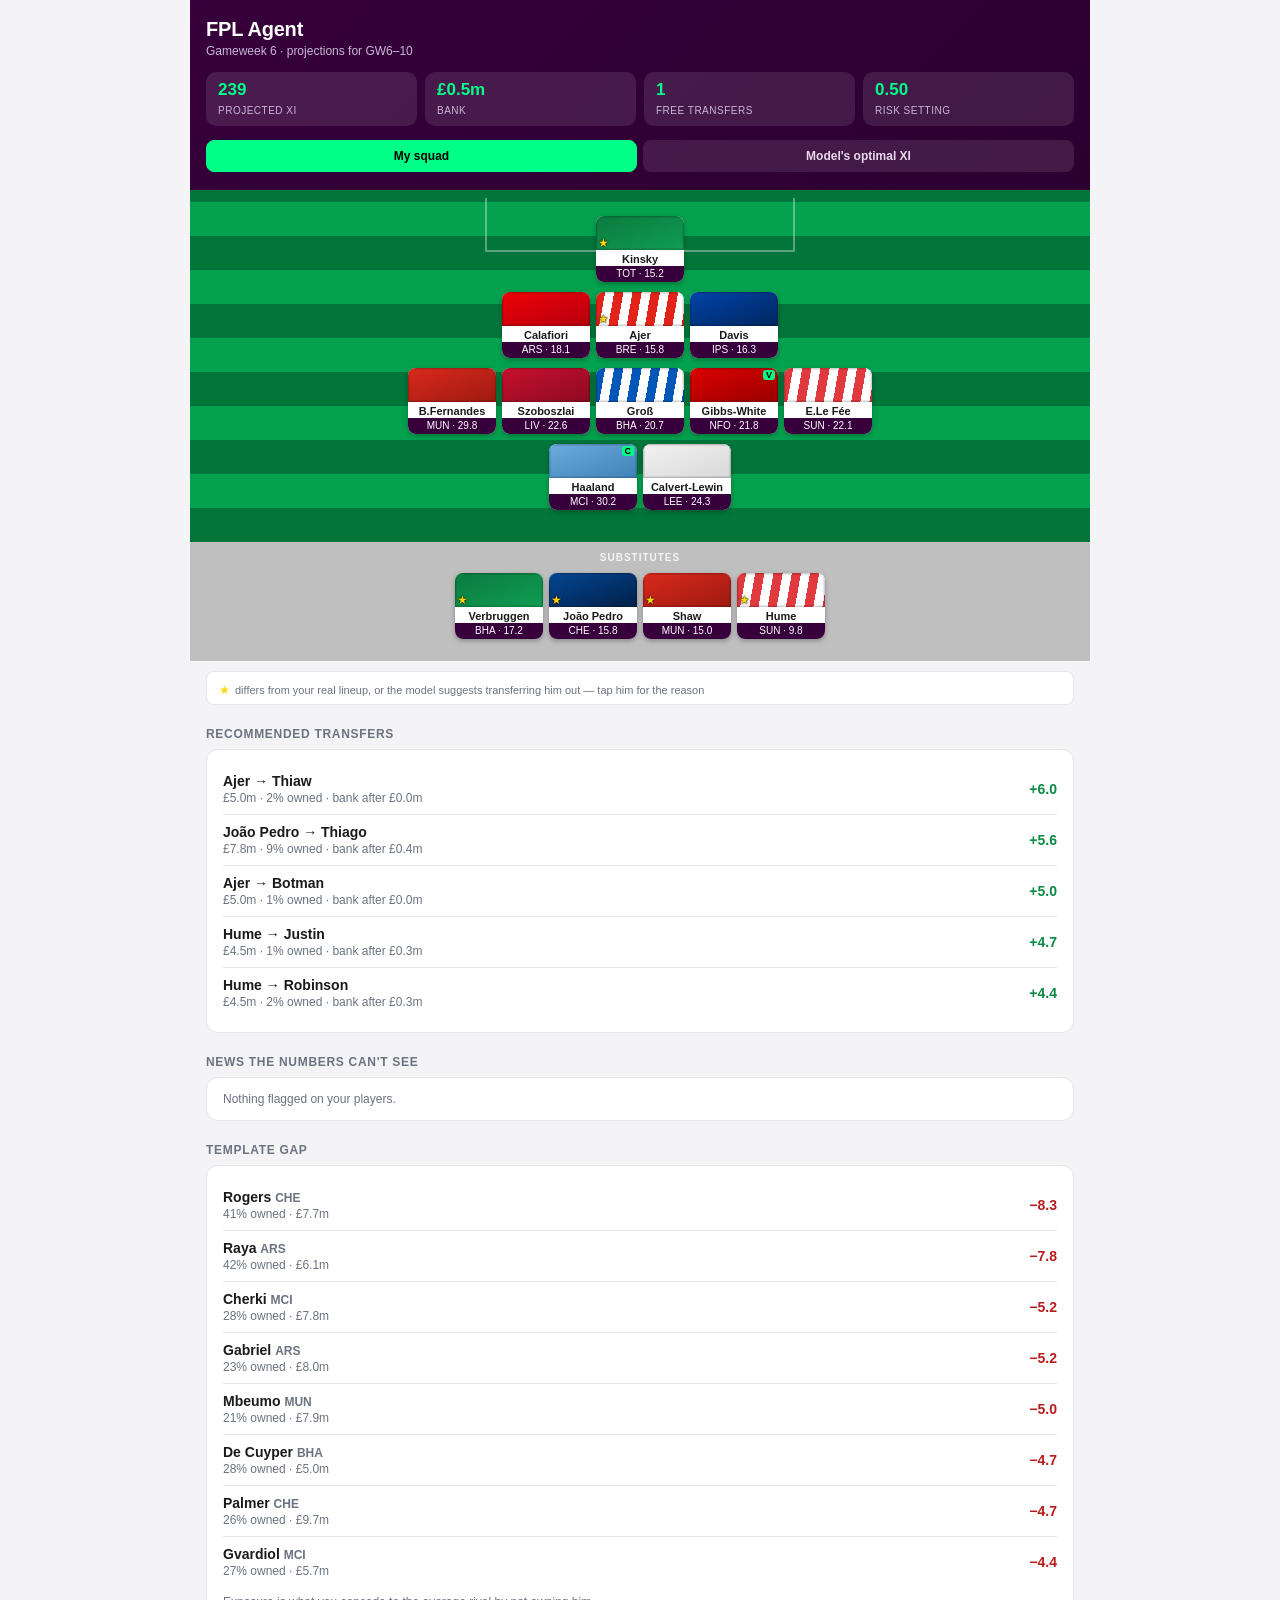
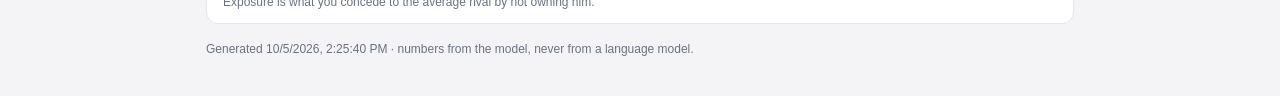
<file: fpl-agent/dashboard.html>
<!DOCTYPE html>
<html lang="en">
<head>
<meta charset="utf-8">
<meta name="viewport" content="width=device-width, initial-scale=1">
<title>FPL Agent</title>
<style>
  :root{
    --pl-purple:#37003c; --pl-purple-2:#2b002f; --pl-green:#00ff87; --pl-cyan:#04f5ff;
    --pitch-1:#02753a; --pitch-2:#04a14f;
    --ink:#1a1a1a; --muted:#6b7280; --line:#e5e7eb; --bg:#f4f4f6; --card:#fff;
  }
  @media (prefers-color-scheme:dark){
    :root{ --ink:#f3f4f6; --muted:#9ca3af; --line:#374151; --bg:#14101a; --card:#1f1a26; }
  }
  *{box-sizing:border-box}
  body{margin:0;background:var(--bg);color:var(--ink);
       font-family:-apple-system,'Segoe UI',Roboto,Helvetica,Arial,sans-serif}
  .wrap{max-width:900px;margin:0 auto;padding:0 0 40px}
  header{background:linear-gradient(135deg,var(--pl-purple),var(--pl-purple-2));color:#fff;padding:18px 16px}
  .title{font-size:20px;font-weight:800;letter-spacing:-.2px}
  .sub{font-size:12px;color:#c9b7d4;margin-top:3px}
  .stats{display:flex;gap:8px;margin-top:14px;flex-wrap:wrap}
  .stat{background:rgba(255,255,255,.1);border-radius:10px;padding:8px 12px;flex:1;min-width:88px}
  .stat b{display:block;font-size:17px;color:var(--pl-green)}
  .stat span{font-size:10px;text-transform:uppercase;letter-spacing:.5px;color:#c9b7d4}

  .tabs{display:flex;gap:6px;margin-top:14px}
  .tab{flex:1;background:rgba(255,255,255,.1);border:1px solid transparent;color:#e9d9ee;
       border-radius:8px;padding:8px 6px;font-size:12px;font-weight:700;cursor:pointer;
       font-family:inherit}
  .tab.active{background:var(--pl-green);color:#000;border-color:var(--pl-green)}
  .viewnote{background:var(--card);color:var(--muted);font-size:11px;padding:8px 12px;
            border-radius:8px;margin:10px 16px 0;border:1px solid var(--line)}
  .star-key{display:flex;align-items:center;gap:5px;margin-top:4px}
  .star-key .star{position:static;text-shadow:none}

  .squadlist{padding:4px 16px 0}
  .poshead{font-size:10px;text-transform:uppercase;letter-spacing:.7px;color:var(--muted);
           margin:14px 0 4px}
  .prow{display:flex;justify-content:space-between;align-items:center;padding:7px 0;
        border-top:1px solid var(--line);cursor:pointer;background:none;border-left:none;
        border-right:none;border-bottom:none;width:100%;font:inherit;color:inherit;
        text-align:left}
  .prow:first-child{border-top:none}
  .prow .who{font-size:14px;font-weight:600}
  .prow .meta{font-size:11px;color:var(--muted)}

  .pitch{background:repeating-linear-gradient(0deg,var(--pitch-1) 0 34px,var(--pitch-2) 34px 68px);
         padding:16px 8px 22px;position:relative}
  .pitch::before{content:"";position:absolute;left:50%;top:8px;transform:translateX(-50%);
                 width:34%;height:52px;border:2px solid rgba(255,255,255,.35);border-top:none}
  .row{display:flex;justify-content:center;gap:6px;margin:10px 0;flex-wrap:wrap}
  .player{width:88px;background:var(--card);border-radius:8px;overflow:hidden;cursor:pointer;
          box-shadow:0 2px 5px rgba(0,0,0,.28);transition:transform .12s;border:none;padding:0;
          font-family:inherit;text-align:center;display:block}
  .player:hover,.player:focus-visible{transform:translateY(-3px);outline:2px solid var(--pl-cyan)}
  .shirt{height:34px;background:linear-gradient(160deg,var(--pl-purple),#5a1263);position:relative;
         box-shadow:inset 0 0 0 1.5px rgba(0,0,0,.18)}
  .shirt.gk{background:linear-gradient(160deg,#0b7a3f,#0f9d52) !important}
  .badge{position:absolute;top:2px;right:3px;background:var(--pl-green);color:#000;font-size:9px;
         font-weight:800;border-radius:3px;padding:0 3px}
  .pname{font-size:11px;font-weight:700;padding:3px 2px 1px;white-space:nowrap;overflow:hidden;
         text-overflow:ellipsis;color:var(--ink)}
  .pmeta{font-size:10px;color:#fff;background:var(--pl-purple);padding:2px 0 3px}
  .flagdot{position:absolute;top:2px;left:3px;width:8px;height:8px;border-radius:50%;background:#dc2626}
  .star{position:absolute;bottom:1px;left:2px;font-size:12px;line-height:1;color:#ffd60a;
        text-shadow:0 0 2px rgba(0,0,0,.9),0 0 1px rgba(0,0,0,.9)}

  .bench{background:rgba(0,0,0,.22);padding:8px 6px 12px}
  .bench h3{color:#fff;font-size:10px;letter-spacing:1px;text-transform:uppercase;
            text-align:center;margin:2px 0 8px;opacity:.85}

  section{padding:0 16px}
  h2{font-size:12px;text-transform:uppercase;letter-spacing:.7px;color:var(--muted);margin:22px 0 8px}
  .card{background:var(--card);border:1px solid var(--line);border-radius:12px;padding:14px 16px;margin-bottom:10px}
  .tr{display:flex;justify-content:space-between;align-items:center;gap:10px;padding:9px 0;
      border-top:1px solid var(--line)}
  .tr:first-child{border-top:none}
  .tr .who{font-size:14px;font-weight:600}
  .tr .why{font-size:12px;color:var(--muted);margin-top:2px}
  .gain{font-size:14px;font-weight:800;white-space:nowrap}
  .up{color:#0b8a45}.down{color:#b91c1c}
  .pill{display:inline-block;font-size:10px;font-weight:700;text-transform:uppercase;
        border-radius:999px;padding:2px 8px;margin-right:5px}
  .high{background:#fee2e2;color:#b91c1c}.medium{background:#fef3c7;color:#b45309}
  .low{background:#dbeafe;color:#1d4ed8}
  .muted{color:var(--muted);font-size:12px}

  dialog{border:none;border-radius:14px;padding:0;max-width:460px;width:92%;background:var(--card);
         color:var(--ink)}
  dialog::backdrop{background:rgba(0,0,0,.55)}
  .dhead{background:var(--pl-purple);color:#fff;padding:14px 16px}
  .dbody{padding:6px 16px 16px;max-height:62vh;overflow:auto}
  .close{position:absolute;top:10px;right:12px;background:none;border:none;color:#fff;font-size:20px;
         cursor:pointer;line-height:1}
  textarea{width:100%;border:1px solid var(--line);border-radius:8px;padding:10px;font-family:inherit;
           font-size:14px;background:var(--bg);color:var(--ink);resize:vertical}
  button.action{background:var(--pl-purple);color:#fff;border:none;border-radius:8px;padding:10px 16px;
                font-weight:700;cursor:pointer;font-size:14px}
  button.action:disabled{opacity:.5;cursor:default}
  input[type=password]{width:100%;padding:9px;border:1px solid var(--line);border-radius:8px;
                       background:var(--bg);color:var(--ink);font-size:13px}
  .answer{white-space:pre-wrap;font-size:14px;line-height:1.5;margin-top:12px;padding-top:12px;
          border-top:1px solid var(--line)}
</style>
</head>
<body>
<div class="wrap">
  <header>
    <div class="title">FPL Agent</div>
    <div class="sub" id="sub">loading…</div>
    <div class="stats" id="stats"></div>
    <div class="tabs">
      <button class="tab" id="tabMine" type="button">My squad</button>
      <button class="tab" id="tabOptimal" type="button">Model's optimal XI</button>
    </div>
  </header>

  <div class="squadlist" id="squadList" style="display:none"></div>

  <div class="pitch" id="pitch" style="display:none"></div>
  <div class="bench" id="benchWrap" style="display:none">
    <h3>Substitutes</h3><div class="row" id="benchRow"></div>
  </div>

  <div class="viewnote" id="viewNote" style="display:none"></div>

  <section>
    <h2>Recommended transfers</h2>
    <div class="card" id="transfers"></div>

    <h2>News the numbers can't see</h2>
    <div class="card" id="news"></div>

    <h2>Template gap</h2>
    <div class="card" id="gap"></div>

    <div class="muted" id="stamp" style="margin-top:18px"></div>
  </section>
</div>

<dialog id="dlg">
  <div class="dhead">
    <button class="close" id="closeDlg" aria-label="Close">&times;</button>
    <div id="dTitle" style="font-size:16px;font-weight:800"></div>
    <div id="dMeta" style="font-size:12px;color:#c9b7d4;margin-top:3px"></div>
  </div>
  <div class="dbody" id="dBody"></div>
</dialog>

<script>
const DATA_URL = "data/dashboard.json";
let DATA = null;

const esc = s => String(s ?? "").replace(/[&<>"']/g, c =>
  ({"&":"&amp;","<":"&lt;",">":"&gt;",'"':"&quot;","'":"&#39;"}[c]));

// Escaping is not enough for an href. "javascript:alert(1)" contains no
// character that esc() touches, so it survives untouched and becomes script
// execution on click. News source links originate from RSS feeds, one of
// which anyone can post to, so only http(s) is ever allowed to become a
// link. This page now holds no credential of any kind, which caps what such
// a bug could achieve -- but a hostile link on a page you trust is still
// worth preventing on its own account.
const safeUrl = u => {
  const s = String(u ?? "").trim();
  return /^https?:\/\//i.test(s) ? esc(s) : "";
};

// Approximate home-kit colours, just for quick visual grouping on the
// pitch -- not official club artwork, so a plain CSS gradient/stripe is
// enough. Goalkeepers keep the fixed green shirt instead: keeper kits vary
// too much to be a useful "which team" signal, and it's the clearer cue
// that this player is the keeper.
const TEAM_KIT = {
  ARS:"linear-gradient(160deg,#ef0107,#b5000e)",
  AVL:"linear-gradient(160deg,#670e36,#3d0820)",
  BOU:"repeating-linear-gradient(100deg,#8f1d2c 0 9px,#111 9px 18px)",
  BRE:"repeating-linear-gradient(100deg,#e2231a 0 9px,#fff 9px 18px)",
  BHA:"repeating-linear-gradient(100deg,#0057b8 0 9px,#fff 9px 18px)",
  CHE:"linear-gradient(160deg,#034694,#012047)",
  COV:"linear-gradient(160deg,#7bc8ea,#4a9dc9)",
  CRY:"repeating-linear-gradient(100deg,#1b458f 0 9px,#c4122e 9px 18px)",
  EVE:"linear-gradient(160deg,#003399,#001c57)",
  FUL:"linear-gradient(160deg,#f2f2f2,#d8d8d8)",
  HUL:"repeating-linear-gradient(100deg,#f5a70a 0 9px,#111 9px 18px)",
  IPS:"linear-gradient(160deg,#0044a9,#00265f)",
  LEE:"linear-gradient(160deg,#f2f2f2,#d8d8d8)",
  LIV:"linear-gradient(160deg,#c8102e,#8c0a20)",
  MCI:"linear-gradient(160deg,#6cabdd,#3f83b8)",
  MUN:"linear-gradient(160deg,#da291c,#9e1a10)",
  NEW:"repeating-linear-gradient(100deg,#111 0 9px,#fff 9px 18px)",
  NFO:"linear-gradient(160deg,#dd0000,#990000)",
  TOT:"linear-gradient(160deg,#f2f2f2,#d8d8d8)",
  SUN:"repeating-linear-gradient(100deg,#e03a3e 0 9px,#fff 9px 18px)",
};

// A player's role as YOU set it, folded down to the three things the
// model's own role can be. Vice-captaincy isn't a concept on the model's
// side, so it counts as "starter" for the purpose of spotting a mismatch.
function mineEffectiveRole(p){
  if (p.my_role === "bench") return "bench";
  if (p.my_role === "captain") return "captain";
  return "starter";
}

// True wherever the two views disagree about this player -- captain,
// starter or bench -- which is only meaningful once you've recorded your
// own lineup (my_lineup in my_squad.json). Independent of which tab is
// currently on screen, so the same star shows up either way.
function roleChanged(p){
  return DATA.my_lineup_set && !!p.my_role && mineEffectiveRole(p) !== p.role;
}

function roleChangeDetail(p){
  if (!roleChanged(p)) return "";
  if (mineEffectiveRole(p) === "captain")
    return "You've made him captain — the model's optimal pick is a different captain.";
  if (p.role === "captain"){
    const asWhat = p.my_role === "vice_captain" ? "vice-captain"
                 : p.my_role === "bench" ? "a bench player" : "a starter";
    return `The model would captain him — you have him as ${asWhat}.`;
  }
  if (mineEffectiveRole(p) === "bench") return "The model would start him — you have him on the bench.";
  return "The model would bench him — you're starting him.";
}

// A player named as the "out" side of one of this week's suggested
// transfers, regardless of which tab is showing.
function transferCandidate(p){
  return (DATA.transfers || []).some(t => String(t.out.id) === String(p.id));
}

function shirt(p, roleKey){
  const gk = p.position === "GKP" ? " gk" : "";
  const kit = p.position !== "GKP" && TEAM_KIT[p.team] ? ` style="background:${TEAM_KIT[p.team]}"` : "";
  const cap = p[roleKey] === "captain" ? '<span class="badge">C</span>'
            : p[roleKey] === "vice_captain" ? '<span class="badge">V</span>' : "";
  const flagged = (DATA.news || []).some(n => n.player === p.name);
  const dot = flagged ? '<span class="flagdot" title="news flag"></span>' : "";
  const reasons = [roleChangeDetail(p), transferCandidate(p) ? "Model suggests transferring him out." : ""]
    .filter(Boolean).join(" ");
  const star = reasons ? `<span class="star" title="${esc(reasons)}">★</span>` : "";
  return `<button class="player" data-pid="${esc(p.id)}">
    <div class="shirt${gk}"${kit}>${cap}${dot}${star}</div>
    <div class="pname">${esc(p.name)}</div>
    <div class="pmeta">${esc(p.team)} · ${p.xp.toFixed(1)}</div>
  </button>`;
}

const POS_LABEL = {GKP:"Goalkeepers", DEF:"Defenders", MID:"Midfielders", FWD:"Forwards"};

function renderPitch(orderKey, benchKey){
  document.getElementById("squadList").style.display = "none";
  document.getElementById("pitch").style.display = "";
  document.getElementById("benchWrap").style.display = "";
  const starters = DATA.squad.filter(p => p[orderKey] !== "bench");
  const byPos = pos => starters.filter(p => p.position === pos);
  document.getElementById("pitch").innerHTML = ["GKP","DEF","MID","FWD"]
    .map(pos => `<div class="row">${byPos(pos).map(p => shirt(p, orderKey)).join("")}</div>`).join("");
  document.getElementById("benchRow").innerHTML = DATA.squad
    .filter(p => p[orderKey] === "bench")
    .sort((a,b) => (a[benchKey] ?? 9) - (b[benchKey] ?? 9))
    .map(p => shirt(p, orderKey)).join("");
}

function renderFlatList(){
  document.getElementById("pitch").style.display = "none";
  document.getElementById("benchWrap").style.display = "none";
  const list = document.getElementById("squadList");
  list.style.display = "";
  list.innerHTML = ["GKP","DEF","MID","FWD"].map(pos => {
    const rows = DATA.squad.filter(p => p.position === pos).map(p => `
      <button class="prow" data-pid="${esc(p.id)}">
        <span class="who">${esc(p.name)} <span class="meta">${esc(p.team)}</span></span>
        <span class="meta">£${p.price.toFixed(1)}m · ${p.xp.toFixed(1)} xP</span>
      </button>`).join("");
    return `<div class="poshead">${POS_LABEL[pos]}</div>${rows}`;
  }).join("");
}

let view = "mine";

function render(){
  const d = DATA;
  document.getElementById("sub").textContent =
    `Gameweek ${d.next_event ?? "?"} · projections for GW${d.horizon?.from}–${d.horizon?.to}`;
  document.getElementById("stats").innerHTML = `
    <div class="stat"><b>${d.projected_xi.toFixed(0)}</b><span>projected XI</span></div>
    <div class="stat"><b>£${d.bank.toFixed(1)}m</b><span>bank</span></div>
    <div class="stat"><b>${esc(d.free_transfers)}</b><span>free transfers</span></div>
    <div class="stat"><b>${d.risk.toFixed(2)}</b><span>risk setting</span></div>`;

  document.getElementById("tabMine").classList.toggle("active", view === "mine");
  document.getElementById("tabOptimal").classList.toggle("active", view === "optimal");

  // Rendered below the pitch and bench, not above -- so the team itself
  // stays in the same spot on screen when switching tabs, and only this
  // note's height (which does vary) moves the sections below it.
  const note = document.getElementById("viewNote");
  const anyStars = d.squad.some(p => roleChanged(p) || transferCandidate(p));
  const starKey = anyStars
    ? '<div class="star-key"><span class="star">★</span><span>differs from your real lineup, '
      + 'or the model suggests transferring him out — tap him for the reason</span></div>'
    : "";
  if (view === "optimal"){
    note.style.display = "";
    note.innerHTML = "Model's suggested lineup for maximum projected points — this is a "
      + "recommendation, not necessarily what you've set in the FPL app." + starKey;
    renderPitch("role", "bench_order");
  } else if (d.my_lineup_set){
    note.style.display = anyStars ? "" : "none";
    note.innerHTML = starKey;
    renderPitch("my_role", "my_bench_order");
  } else {
    note.style.display = "";
    note.innerHTML = "Your captain and bench order aren't recorded yet, so this just lists "
      + "your 15 — nothing here is a guess. See \"Model's optimal XI\" for what the model would "
      + "start, or tell the agent your captain/bench to have this match your team exactly.";
    renderFlatList();
  }

  document.getElementById("transfers").innerHTML = d.transfers.length
    ? d.transfers.slice(0,5).map(t => `
      <div class="tr"><div>
        <div class="who">${esc(t.out.name)} → ${esc(t.in.name)}</div>
        <div class="why">£${t.in.price.toFixed(1)}m · ${t.in.owned.toFixed(0)}% owned ·
          bank after £${t.bank_after.toFixed(1)}m</div>
      </div><div class="gain ${t.gain>0?"up":"down"}">${t.gain>0?"+":""}${t.gain.toFixed(1)}</div></div>`).join("")
    : '<div class="muted">No transfer beats rolling it this week.</div>';

  document.getElementById("news").innerHTML = (d.news || []).length
    ? d.news.map(n => `<div class="tr"><div>
        <div class="who"><span class="pill ${esc(n.severity)}">${esc(n.severity)}</span>${esc(n.player)}</div>
        <div class="why">${esc(n.concern)}
          ${safeUrl(n.source) ? `<a href="${safeUrl(n.source)}" target="_blank" rel="noopener noreferrer">source</a>` : ""}</div>
      </div></div>`).join("")
    : '<div class="muted">Nothing flagged on your players.</div>';

  document.getElementById("gap").innerHTML = (d.template_gap || []).length
    ? d.template_gap.map(p => `<div class="tr"><div>
        <div class="who">${esc(p.name)} <span class="muted">${esc(p.team)}</span></div>
        <div class="why">${p.owned.toFixed(0)}% owned · £${p.price.toFixed(1)}m</div>
      </div><div class="gain down">−${p.exposure.toFixed(1)}</div></div>`).join("")
      + `<div class="muted" style="margin-top:8px">Exposure is what you concede to the average
         rival by not owning him.</div>`
    : '<div class="muted">You own the template.</div>';

  document.getElementById("stamp").textContent =
    "Generated " + new Date(d.generated_at).toLocaleString() +
    " · numbers from the model, never from a language model.";
}

// ── player dialog ──────────────────────────────────────────────────
const dlg = document.getElementById("dlg");
document.getElementById("closeDlg").onclick = () => dlg.close();

document.getElementById("tabMine").onclick = () => { view = "mine"; render(); };
document.getElementById("tabOptimal").onclick = () => { view = "optimal"; render(); };

document.addEventListener("click", e => {
  const btn = e.target.closest("[data-pid]");
  if (!btn) return;
  const p = DATA.squad.find(x => String(x.id) === btn.dataset.pid);
  if (!p) return;
  document.getElementById("dTitle").textContent = p.name;
  document.getElementById("dMeta").textContent =
    `${esc(p.team)} · ${esc(p.position)} · £${p.price.toFixed(1)}m · ${p.owned.toFixed(0)}% owned · ` +
    `${p.xp.toFixed(1)} projected`;

  const flags = (DATA.news || []).filter(n => n.player === p.name);
  const alts = p.alternatives || [];
  const roleNote = roleChangeDetail(p);
  const sellNote = transferCandidate(p)
    ? 'Selling him is among this week\'s suggested transfers — see "Swap him for" below.' : "";
  document.getElementById("dBody").innerHTML = `
    ${roleNote ? `<p class="muted" style="margin:12px 0 4px"><b>★ Model note:</b> ${esc(roleNote)}</p>` : ""}
    ${sellNote ? `<p class="muted" style="margin:12px 0 4px"><b>★ Model note:</b> ${esc(sellNote)}</p>` : ""}
    <p class="muted" style="margin:12px 0 4px"><b>Minutes:</b> ${esc(p.minutes_reason)}</p>
    ${p.override ? `<p class="muted"><b>Your note:</b> ${esc(p.override)}</p>` : ""}
    ${p.moved_club ? '<p class="muted">Recently joined a new club — context only, projection unchanged.</p>' : ""}
    ${flags.map(f => `<p class="muted"><span class="pill ${esc(f.severity)}">${esc(f.severity)}</span>${esc(f.concern)}</p>`).join("")}
    <h2 style="margin-top:16px">Swap him for</h2>
    ${alts.length ? alts.map(a => `
      <div class="tr"><div>
        <div class="who">${esc(a.name)} <span class="muted">${esc(a.team)}</span></div>
        <div class="why">£${a.price.toFixed(1)}m · ${a.owned.toFixed(0)}% owned ·
          bank after £${a.bank_after.toFixed(1)}m</div>
      </div><div class="gain ${a.gain>0?"up":"down"}">${a.gain>0?"+":""}${a.gain.toFixed(1)}</div></div>`).join("")
      : '<div class="muted">Nothing affordable improves this position.</div>'}
    <p class="muted" style="margin-top:12px">Gain is the change to your projected XI over the
    horizon, respecting your bank, position and the 3-per-club limit.</p>`;
  dlg.showModal();
});

fetch(DATA_URL + "?t=" + Date.now())
  .then(r => { if(!r.ok) throw new Error("HTTP " + r.status); return r.json(); })
  .then(d => { DATA = d; render(); })
  .catch(err => {
    document.getElementById("sub").textContent = "Could not load data: " + err.message;
  });
</script>
</body>
</html>
</file>
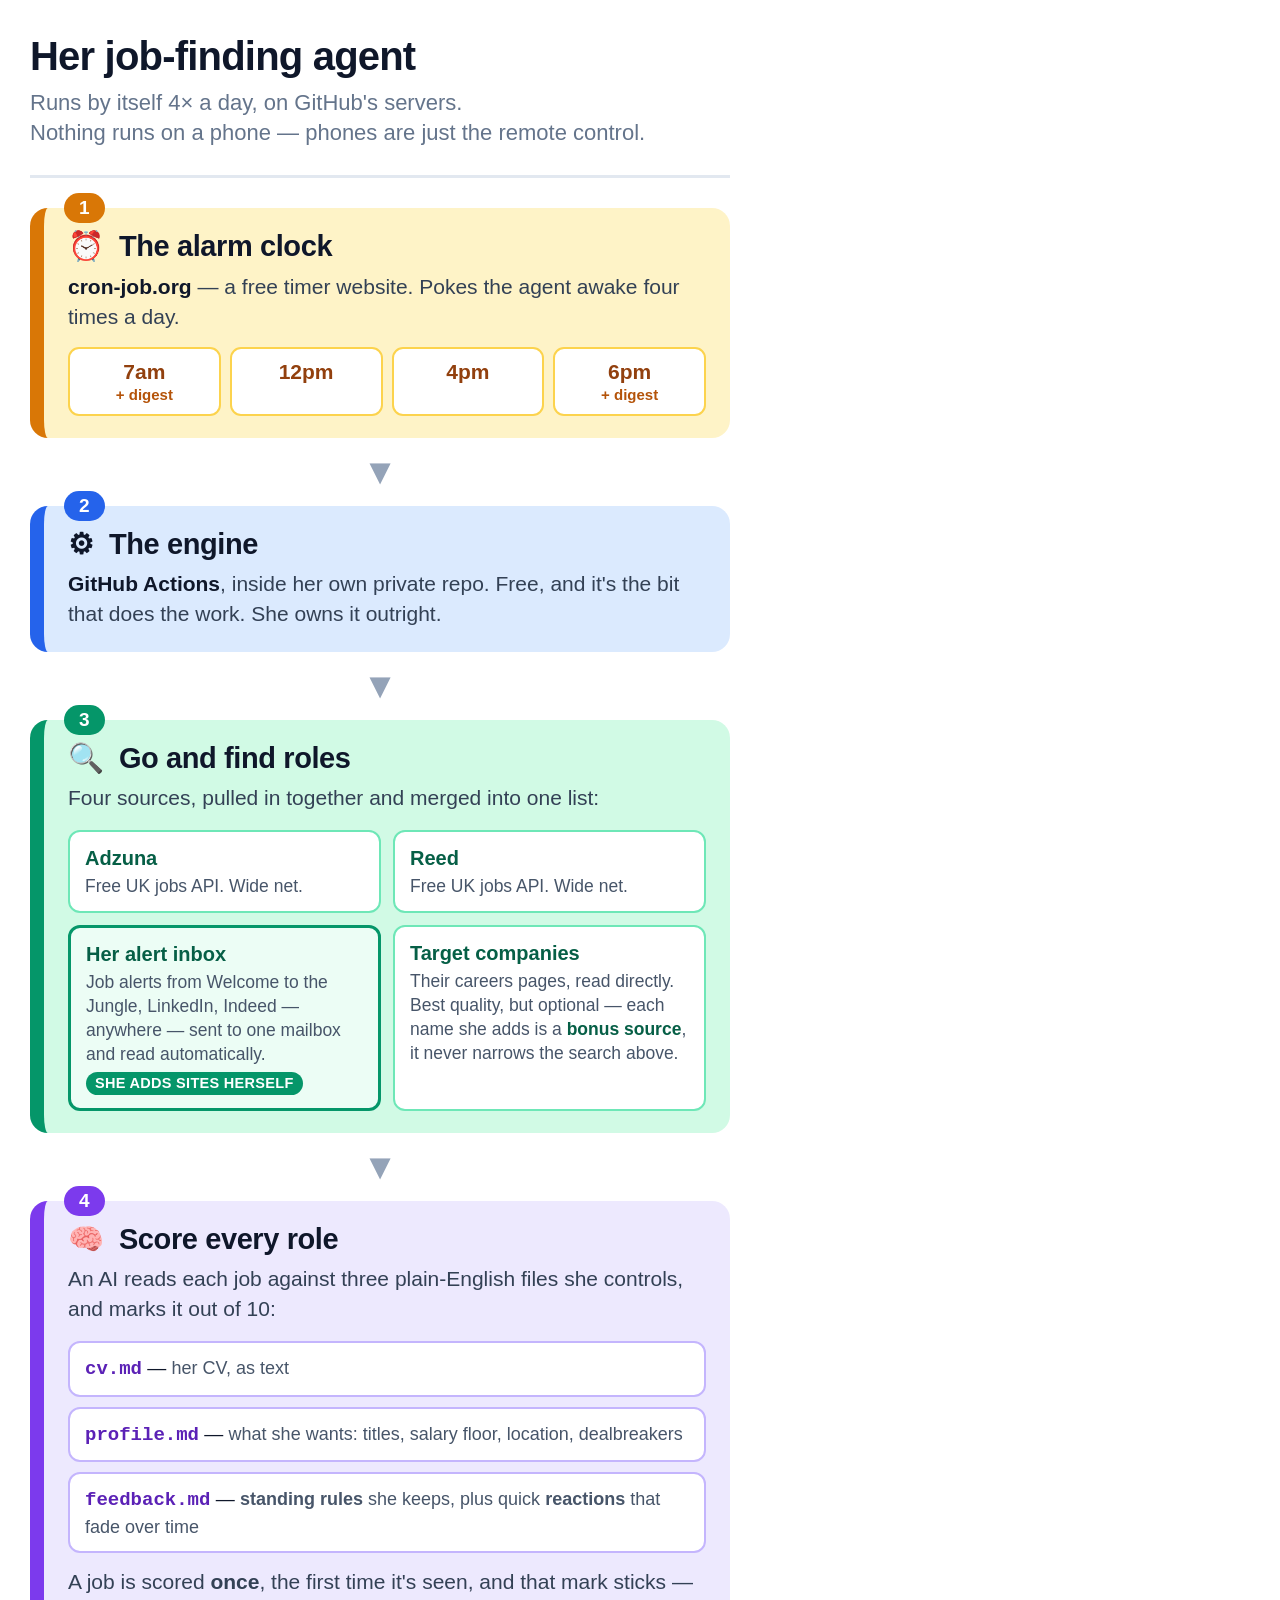
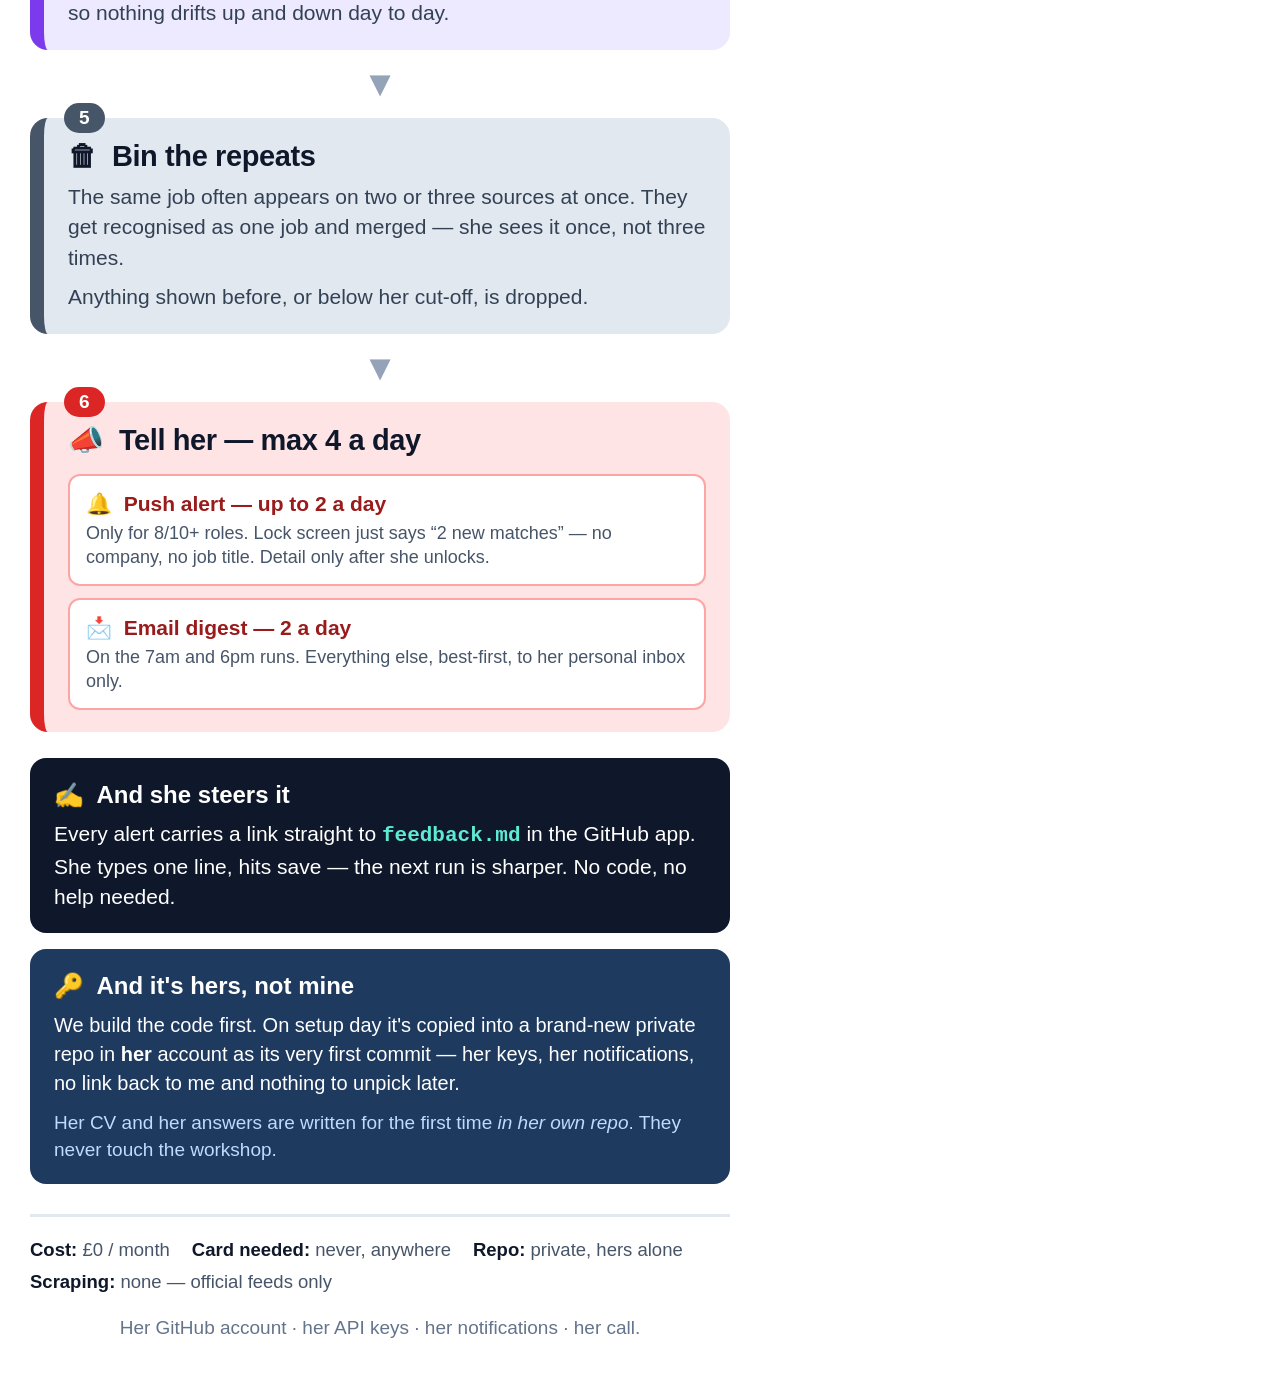
<file: job-agent-plan/job-agent-flow.html>
<!doctype html>
<html>
<head>
<meta charset="utf-8">
<style>
  * { margin:0; padding:0; box-sizing:border-box; }
  body {
    width: 760px;
    font-family: -apple-system, BlinkMacSystemFont, "Segoe UI", Helvetica, Arial, sans-serif;
    background: #ffffff;
    color: #0F172A;
    padding: 34px 30px 40px;
  }
  h1 { font-size: 40px; letter-spacing:-0.8px; line-height:1.1; }
  .sub { font-size: 22px; color:#64748B; margin-top:10px; line-height:1.35; }
  hr.rule { border:0; border-top:3px solid #E2E8F0; margin:28px 0 30px; }

  .step { border-radius:18px; padding:22px 24px; border-left:14px solid; position:relative; }
  .step .num {
    position:absolute; top:-15px; left:20px;
    font-size:19px; font-weight:800; color:#fff;
    padding:4px 15px; border-radius:20px;
  }
  .step h2 { font-size:29px; letter-spacing:-0.4px; margin-bottom:8px; line-height:1.15; }
  .step p  { font-size:21px; line-height:1.45; color:#334155; }
  .step p .who { font-weight:700; color:#0F172A; }
  .step p + p { margin-top:9px; }

  .arrow { text-align:center; font-size:36px; line-height:1; color:#94A3B8; margin:16px 0; font-weight:700;}

  /* colours */
  .amber  { background:#FEF3C7; border-color:#D97706; }
  .amber  .num { background:#D97706; }
  .blue   { background:#DBEAFE; border-color:#2563EB; }
  .blue   .num { background:#2563EB; }
  .green  { background:#D1FAE5; border-color:#059669; }
  .green  .num { background:#059669; }
  .purple { background:#EDE9FE; border-color:#7C3AED; }
  .purple .num { background:#7C3AED; }
  .slate  { background:#E2E8F0; border-color:#475569; }
  .slate  .num { background:#475569; }
  .coral  { background:#FFE4E6; border-color:#DC2626; }
  .coral  .num { background:#DC2626; }

  .times { margin-top:14px; display:flex; gap:9px; }
  .time {
    flex:1; background:#fff; border:2.5px solid #FCD34D; border-radius:11px;
    padding:11px 5px; text-align:center; font-size:21px; font-weight:800; color:#92400E;
  }
  .time span { display:block; font-size:15px; font-weight:600; color:#B45309; margin-top:2px; }

  .sources { display:grid; grid-template-columns:1fr 1fr; gap:12px; margin-top:16px; }
  .src {
    background:#fff; border:2.5px solid #6EE7B7; border-radius:12px;
    padding:13px 15px; font-size:18.5px; line-height:1.3;
  }
  .src b { display:block; font-size:20px; margin-bottom:3px; color:#065F46; }
  .src span { color:#475569; font-size:17.5px; }
  .src.star { border-color:#059669; border-width:3.5px; background:#ECFDF5; }
  .src .tag {
    display:inline-block; margin-top:6px; font-size:14.5px; font-weight:800;
    color:#fff; background:#059669; padding:2px 9px; border-radius:20px; letter-spacing:0.3px;
  }

  .files { margin-top:16px; display:flex; flex-direction:column; gap:10px; }
  .file {
    background:#fff; border:2.5px solid #C4B5FD; border-radius:12px;
    padding:12px 15px; font-size:19px; line-height:1.35;
  }
  .file code {
    font-family: ui-monospace, Menlo, Consolas, monospace;
    font-size:19px; font-weight:700; color:#5B21B6;
  }
  .file span { color:#475569; font-size:18px; }

  .outs { display:flex; flex-direction:column; gap:12px; margin-top:16px; }
  .out {
    background:#fff; border:2.5px solid #FCA5A5; border-radius:12px;
    padding:14px 16px; font-size:19px; line-height:1.35;
  }
  .out b { font-size:21px; color:#991B1B; }
  .out span { display:block; color:#475569; font-size:18px; margin-top:3px; }

  .loopback {
    margin-top:26px; background:#0F172A; color:#fff; border-radius:16px;
    padding:20px 24px; font-size:21px; line-height:1.45;
  }
  .loopback b { font-size:24px; display:block; margin-bottom:7px; }
  .loopback code { font-family: ui-monospace, Menlo, Consolas, monospace; color:#5EEAD4; font-weight:700; }

  .own {
    margin-top:16px; background:#1E3A5F; color:#fff; border-radius:16px;
    padding:20px 24px; font-size:20px; line-height:1.45;
  }
  /* scoped to the heading only -- a bare `.own b` also caught inline
     emphasis mid-sentence and broke it onto its own line */
  .own > b:first-child { font-size:24px; display:block; margin-bottom:7px; }
  .own .chain { margin-top:11px; font-size:19px; color:#BFDBFE; }

  .foot {
    margin-top:30px; padding-top:22px; border-top:3px solid #E2E8F0;
    display:flex; flex-wrap:wrap; gap:10px 22px; font-size:18.5px; color:#475569;
  }
  .foot div b { color:#0F172A; }
  .cap { font-size:19px; color:#64748B; margin-top:22px; line-height:1.4; text-align:center; }
</style>
</head>
<body>

  <h1>Her job-finding agent</h1>
  <div class="sub">Runs by itself 4&times; a day, on GitHub's servers.<br>Nothing runs on a phone &mdash; phones are just the remote control.</div>

  <hr class="rule">

  <div class="step amber">
    <div class="num">1</div>
    <h2>&#9200;&nbsp; The alarm clock</h2>
    <p><span class="who">cron-job.org</span> &mdash; a free timer website. Pokes the agent awake four times a day.</p>
    <div class="times">
      <div class="time">7am<span>+ digest</span></div>
      <div class="time">12pm<span>&nbsp;</span></div>
      <div class="time">4pm<span>&nbsp;</span></div>
      <div class="time">6pm<span>+ digest</span></div>
    </div>
  </div>

  <div class="arrow">&#9660;</div>

  <div class="step blue">
    <div class="num">2</div>
    <h2>&#9881;&nbsp; The engine</h2>
    <p><span class="who">GitHub Actions</span>, inside her own private repo. Free, and it's the bit that does the work. She owns it outright.</p>
  </div>

  <div class="arrow">&#9660;</div>

  <div class="step green">
    <div class="num">3</div>
    <h2>&#128269;&nbsp; Go and find roles</h2>
    <p>Four sources, pulled in together and merged into one list:</p>
    <div class="sources">
      <div class="src"><b>Adzuna</b><span>Free UK jobs API. Wide net.</span></div>
      <div class="src"><b>Reed</b><span>Free UK jobs API. Wide net.</span></div>
      <div class="src star"><b>Her alert inbox</b><span>Job alerts from Welcome to the Jungle, LinkedIn, Indeed &mdash; anywhere &mdash; sent to one mailbox and read automatically.</span><span class="tag">SHE ADDS SITES HERSELF</span></div>
      <div class="src"><b>Target companies</b><span>Their careers pages, read directly. Best quality, but optional &mdash; each name she adds is a <b style="display:inline;font-size:17.5px">bonus source</b>, it never narrows the search above.</span></div>
    </div>
  </div>

  <div class="arrow">&#9660;</div>

  <div class="step purple">
    <div class="num">4</div>
    <h2>&#129504;&nbsp; Score every role</h2>
    <p>An AI reads each job against three plain-English files she controls, and marks it out of 10:</p>
    <div class="files">
      <div class="file"><code>cv.md</code> &mdash; <span>her CV, as text</span></div>
      <div class="file"><code>profile.md</code> &mdash; <span>what she wants: titles, salary floor, location, dealbreakers</span></div>
      <div class="file"><code>feedback.md</code> &mdash; <span><b>standing rules</b> she keeps, plus quick <b>reactions</b> that fade over time</span></div>
    </div>
    <p style="margin-top:14px">A job is scored <b>once</b>, the first time it's seen, and that mark sticks &mdash; so nothing drifts up and down day to day.</p>
  </div>

  <div class="arrow">&#9660;</div>

  <div class="step slate">
    <div class="num">5</div>
    <h2>&#128465;&nbsp; Bin the repeats</h2>
    <p>The same job often appears on two or three sources at once. They get recognised as one job and merged &mdash; she sees it once, not three times.</p>
    <p>Anything shown before, or below her cut-off, is dropped.</p>
  </div>

  <div class="arrow">&#9660;</div>

  <div class="step coral">
    <div class="num">6</div>
    <h2>&#128227;&nbsp; Tell her &mdash; max 4 a day</h2>
    <div class="outs">
      <div class="out"><b>&#128276;&nbsp; Push alert &mdash; up to 2 a day</b><span>Only for 8/10+ roles. Lock screen just says &ldquo;2 new matches&rdquo; &mdash; no company, no job title. Detail only after she unlocks.</span></div>
      <div class="out"><b>&#128233;&nbsp; Email digest &mdash; 2 a day</b><span>On the 7am and 6pm runs. Everything else, best-first, to her personal inbox only.</span></div>
    </div>
  </div>

  <div class="loopback">
    <b>&#9997;&nbsp; And she steers it</b>
    Every alert carries a link straight to <code>feedback.md</code> in the GitHub app. She types one line, hits save &mdash; the next run is sharper. No code, no help needed.
  </div>

  <div class="own">
    <b>&#128273;&nbsp; And it's hers, not mine</b>
    We build the code first. On setup day it's copied into a brand-new private repo in <b>her</b> account as its very first commit &mdash; her keys, her notifications, no link back to me and nothing to unpick later.
    <div class="chain">Her CV and her answers are written for the first time <i>in her own repo</i>. They never touch the workshop.</div>
  </div>

  <div class="foot">
    <div><b>Cost:</b> &pound;0 / month</div>
    <div><b>Card needed:</b> never, anywhere</div>
    <div><b>Repo:</b> private, hers alone</div>
    <div><b>Scraping:</b> none &mdash; official feeds only</div>
  </div>

  <div class="cap">Her GitHub account &middot; her API keys &middot; her notifications &middot; her call.</div>

</body>
</html>
</file>
<file: style.css>
:root {
  --green: #0a7c3a;
  --green-dark: #054d24;
  --gold: #f5b800;
  --blue: #0b3d91;
  --bg: #f4f6f3;
  --card-bg: #ffffff;
  --text: #1a1a1a;
  --muted: #6b7280;
  --shadow: 0 2px 8px rgba(0, 0, 0, 0.08);
  --border: #eeeeee;
  --tab-bar-bg: #ffffff;
  --tab-bar-border: #e5e5e5;
  --tab-active-bg: #f0f7f1;
  --badge-bg: #f0f0f0;
}

[data-theme="dark"] {
  --bg: #14181a;
  --card-bg: #1f2528;
  --text: #e8eaeb;
  --muted: #9aa3a8;
  --shadow: 0 2px 8px rgba(0, 0, 0, 0.4);
  --border: #2d3437;
  --tab-bar-bg: #1f2528;
  --tab-bar-border: #2d3437;
  --tab-active-bg: #1a2e22;
  --badge-bg: #2d3437;
}

* {
  box-sizing: border-box;
}

body {
  margin: 0;
  font-family: "Segoe UI", system-ui, -apple-system, sans-serif;
  background: var(--bg);
  color: var(--text);
}

.site-header {
  background: linear-gradient(135deg, var(--green) 0%, var(--green-dark) 100%);
  color: white;
  padding: 1.5rem 2rem;
  display: flex;
  align-items: center;
  gap: 1rem;
  border-bottom: 6px solid var(--gold);
}

.site-header h1 {
  margin: 0;
  font-size: 1.6rem;
}

.subtitle {
  margin: 0.2rem 0 0;
  opacity: 0.85;
  font-size: 0.95rem;
}

.trophy {
  font-size: 2.5rem;
}

#theme-toggle {
  margin-left: auto;
  background: rgba(255, 255, 255, 0.15);
  border: none;
  border-radius: 8px;
  color: white;
  font-size: 1.3rem;
  width: 2.4rem;
  height: 2.4rem;
  cursor: pointer;
  flex-shrink: 0;
  transition: background 0.2s ease;
}

#theme-toggle:hover {
  background: rgba(255, 255, 255, 0.28);
}

main {
  max-width: 880px;
  margin: 0 auto;
  padding: 1.5rem 1rem 5.5rem;
}

.tab-bar {
  position: fixed;
  bottom: 0;
  left: 0;
  right: 0;
  display: flex;
  background: var(--tab-bar-bg);
  border-top: 1px solid var(--tab-bar-border);
  box-shadow: 0 -2px 10px rgba(0, 0, 0, 0.08);
  z-index: 10;
}

.tab-btn {
  flex: 1;
  border: none;
  background: none;
  padding: 0.9rem 0.5rem;
  font-size: 0.95rem;
  font-weight: 600;
  color: var(--muted);
  cursor: pointer;
  transition: color 0.15s ease, background 0.15s ease;
}

.tab-btn.active {
  color: var(--green-dark);
  background: var(--tab-active-bg);
  border-top: 3px solid var(--gold);
}

.status-bar {
  display: flex;
  align-items: center;
  justify-content: space-between;
  margin-bottom: 1rem;
  font-size: 0.9rem;
  color: var(--muted);
}

#refresh-btn {
  background: var(--blue);
  color: white;
  border: none;
  border-radius: 6px;
  padding: 0.4rem 0.9rem;
  cursor: pointer;
  font-size: 0.85rem;
  transition: background 0.2s ease;
}

#refresh-btn:hover {
  background: #082c6b;
}

.player-card {
  background: var(--card-bg);
  border-radius: 10px;
  box-shadow: var(--shadow);
  margin-bottom: 0.75rem;
  overflow: hidden;
  transition: transform 0.15s ease, box-shadow 0.15s ease;
}

.player-card:hover {
  transform: translateY(-2px);
  box-shadow: 0 4px 14px rgba(0, 0, 0, 0.12);
}

.player-row {
  display: flex;
  align-items: center;
  gap: 1rem;
  padding: 0.85rem 1.1rem;
  cursor: pointer;
  user-select: none;
}

.rank {
  font-weight: 700;
  color: var(--blue);
  width: 1.8rem;
  text-align: center;
  flex-shrink: 0;
}

.rank.gold { color: var(--gold); }

.player-name {
  flex: 1;
  font-weight: 600;
  font-size: 1.05rem;
}

.leader-trophy {
  margin-right: 0.3rem;
}

.rank-change {
  margin-left: 0.4rem;
  font-size: 0.8rem;
}

.rank-change.up {
  color: var(--green);
}

.rank-change.down {
  color: #c0392b;
}

.games-badge {
  font-size: 0.8rem;
  font-weight: 600;
  color: var(--muted);
  background: var(--badge-bg);
  border-radius: 999px;
  padding: 0.15rem 0.55rem;
  flex-shrink: 0;
}

.paid-badge {
  font-size: 0.78rem;
  font-weight: 600;
  border-radius: 999px;
  padding: 0.15rem 0.55rem;
  flex-shrink: 0;
}

.paid-badge.paid {
  color: var(--green-dark);
  background: var(--tab-active-bg);
}

.paid-badge.unpaid {
  color: var(--muted);
  background: var(--badge-bg);
}

.player-total {
  font-weight: 700;
  font-size: 1.15rem;
  color: var(--green);
}

.chevron {
  color: var(--muted);
  transition: transform 0.2s ease;
}

.player-card.open .chevron {
  transform: rotate(90deg);
}

.team-breakdown {
  display: none;
  border-top: 1px solid var(--border);
  padding: 0.5rem 1.1rem 0.9rem;
}

.player-card.open .team-breakdown {
  display: block;
}

.team-row {
  display: flex;
  justify-content: space-between;
  padding: 0.35rem 0;
  font-size: 0.92rem;
  border-bottom: 1px dashed var(--border);
}

.team-row:last-child {
  border-bottom: none;
}

.team-row.eliminated {
  opacity: 0.4;
}

.team-points {
  color: var(--muted);
}

.team-games {
  color: var(--muted);
  font-weight: 400;
  font-size: 0.85rem;
}

.rules {
  margin-top: 2rem;
  background: var(--card-bg);
  border-radius: 10px;
  box-shadow: var(--shadow);
  padding: 1rem 1.2rem;
}

.rules h2 {
  margin-top: 0;
  font-size: 1.1rem;
  color: var(--blue);
}

.rules-grid {
  display: grid;
  grid-template-columns: repeat(auto-fit, minmax(180px, 1fr));
  gap: 0.8rem;
}

.rules-grid h3 {
  margin: 0 0 0.3rem;
  font-size: 0.95rem;
}

.rules-grid p {
  margin: 0;
  color: var(--muted);
  font-size: 0.88rem;
}

.tournament-timeline {
  margin-bottom: 1.2rem;
}

.progress-track {
  background: var(--card-bg);
  border-radius: 10px;
  box-shadow: var(--shadow);
  padding: 1.8rem 1rem 2.4rem;
  overflow-x: auto;
}

.progress-rail {
  position: relative;
  height: 4px;
  min-width: 500px;
  background: var(--border);
  border-radius: 2px;
}

.progress-fill {
  position: absolute;
  top: 0;
  left: 0;
  height: 4px;
  background: var(--green);
  border-radius: 2px;
  transition: width 0.3s ease;
}

.progress-ball {
  position: absolute;
  top: 50%;
  transform: translate(-50%, -50%);
  font-size: 1.4rem;
  line-height: 1;
  transition: left 0.3s ease;
}

.progress-milestone {
  position: absolute;
  top: 0;
  transform: translateX(-50%);
  text-align: center;
}

.milestone-tick {
  display: block;
  width: 2px;
  height: 0.5rem;
  margin: 0 auto;
  background: var(--border);
}

.progress-milestone.reached .milestone-tick {
  background: var(--green);
}

.milestone-label {
  display: block;
  margin-top: 0.3rem;
  font-size: 0.68rem;
  color: var(--muted);
  white-space: nowrap;
}

.progress-milestone.reached .milestone-label {
  color: var(--text);
  font-weight: 700;
}

.results-search {
  display: block;
  width: 100%;
  margin-bottom: 1rem;
  padding: 0.5rem 0.8rem;
  font-size: 0.9rem;
  border: 1px solid var(--border);
  border-radius: 6px;
  background: var(--card-bg);
  color: var(--text);
}

.results-section-heading {
  margin: 1.2rem 0 0.6rem;
  font-size: 0.95rem;
  font-weight: 700;
  color: var(--blue);
  text-transform: uppercase;
  letter-spacing: 0.03em;
}

.results-section-heading:first-child {
  margin-top: 0;
}

.result-row {
  background: var(--card-bg);
  border-radius: 10px;
  box-shadow: var(--shadow);
  padding: 0.8rem 1.1rem;
  margin-bottom: 0.6rem;
  display: flex;
  align-items: center;
  gap: 0.8rem;
}

.result-stage {
  font-size: 0.72rem;
  font-weight: 700;
  text-transform: uppercase;
  color: var(--blue);
  width: 4.5rem;
  flex-shrink: 0;
}

.result-teams {
  flex: 1;
  font-weight: 600;
  font-size: 0.95rem;
}

.result-score {
  font-weight: 700;
  font-size: 1rem;
  color: var(--green);
  white-space: nowrap;
}

.result-status {
  font-size: 0.78rem;
  color: var(--muted);
  white-space: nowrap;
}

.result-status.live {
  color: #c0392b;
  font-weight: 700;
}

footer {
  text-align: center;
  color: var(--muted);
  font-size: 0.8rem;
  padding: 1rem;
}

.empty-state {
  text-align: center;
  color: var(--muted);
  padding: 2rem 1rem;
}

.bracket-columns {
  display: flex;
  gap: 1rem;
  overflow-x: auto;
  padding-bottom: 0.5rem;
}

.bracket-column {
  flex: 0 0 200px;
}

.bracket-stage-label {
  margin: 0 0 0.6rem;
  font-size: 0.85rem;
  font-weight: 700;
  color: var(--blue);
  text-transform: uppercase;
  letter-spacing: 0.03em;
}

.bracket-match {
  background: var(--card-bg);
  border-radius: 10px;
  box-shadow: var(--shadow);
  padding: 0.6rem 0.8rem;
  margin-bottom: 0.6rem;
}

.bracket-team {
  font-size: 0.85rem;
  padding: 0.15rem 0;
}

.bracket-team.winner {
  font-weight: 700;
  color: var(--green-dark);
}

.bracket-score {
  font-size: 0.78rem;
  color: var(--muted);
  text-align: center;
  padding: 0.1rem 0;
}
</file>
